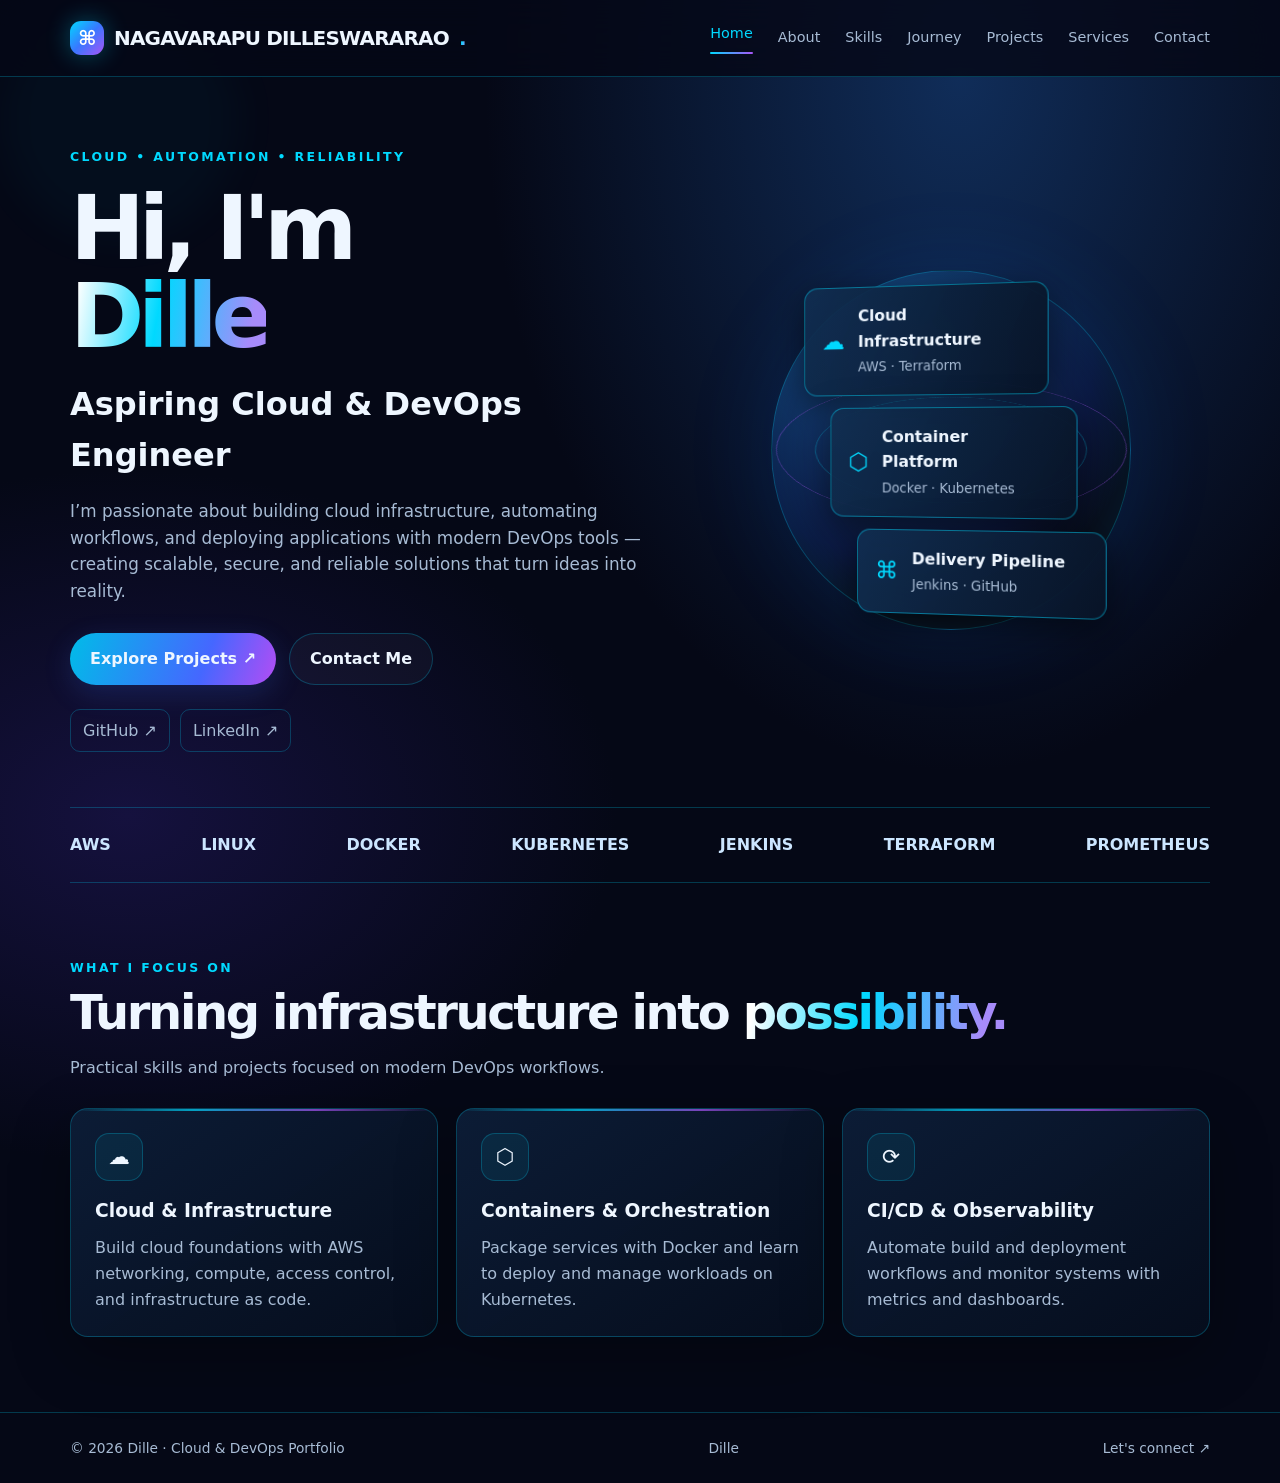
<file: index.html>
<!DOCTYPE html>
<html lang="en">
<head>
    <meta charset="UTF-8">
    <meta name="viewport" content="width=device-width, initial-scale=1.0">
    <meta name="theme-color" content="#050816">
    <meta name="description" content="Dille's Cloud and DevOps Engineer portfolio">
    <title>Home | Dille — DevOps Engineer</title>
    <link rel="stylesheet" href="style.css">
</head>
<body>
    <div class="cursor-glow"></div>
    
    <!-- Navbar Header section -->
    <header class="navbar">
        <div class="container nav-inner">
            <a class="brand" href="index.html">
                <span class="brand-mark">⌘</span>NAGAVARAPU DILLESWARARAO<span class="gradient">.</span>
            </a>
            <nav class="nav-links" aria-label="Main navigation">
                <a class="active" href="index.html">Home</a>
                <a class="" href="about.html">About</a>
                <a class="" href="skills.html">Skills</a>
                <a class="" href="journey.html">Journey</a>
                <a class="" href="projects.html">Projects</a>
                <a class="" href="services.html">Services</a>
                <a class="" href="contact.html">Contact</a>
            </nav>
            <button class="menu-btn" aria-label="Toggle navigation" aria-expanded="false">☰</button>
        </div>
    </header>

    <!-- Main Content -->
    <main>
        <!-- Hero Section -->
        <section class="container hero">
            <div class="reveal">
                <div class="eyebrow">Cloud • Automation • Reliability</div>
                <h1>Hi, I'm<br><span class="gradient">Dille</span></h1>
                <h2>Aspiring Cloud & DevOps Engineer</h2>
                <p class="lead">I’m passionate about building cloud infrastructure, automating workflows, and deploying applications with modern DevOps tools — creating scalable, secure, and reliable solutions that turn ideas into reality.</p>
                <div class="actions">
                    <a class="btn primary" href="projects.html">Explore Projects ↗</a>
                    <a class="btn" href="contact.html">Contact Me</a>
                </div>
                <div class="socials">
                    <a href="https://github.com/" target="_blank" rel="noreferrer">GitHub ↗</a>
                    <a href="https://www.linkedin.com/" target="_blank" rel="noreferrer">LinkedIn ↗</a>
                </div>
            </div>
            <div class="hero-art reveal">
                <div class="orb"></div>
                <div class="server-stack">
                    <div class="server">
                        <span class="server-icon">☁</span>
                        <div>
                            <strong>Cloud Infrastructure</strong>
                            <small>AWS · Terraform</small>
                        </div>
                        <span class="status"></span>
                    </div>
                    <div class="server">
                        <span class="server-icon">⬡</span>
                        <div>
                            <strong>Container Platform</strong>
                            <small>Docker · Kubernetes</small>
                        </div>
                        <span class="status"></span>
                    </div>
                    <div class="server">
                        <span class="server-icon">⌘</span>
                        <div>
                            <strong>Delivery Pipeline</strong>
                            <small>Jenkins · GitHub</small>
                        </div>
                        <span class="status"></span>
                    </div>
                </div>
            </div>
        </section>

        <!-- Tech Strip Component -->
        <div class="container tech-strip reveal">
            <span>AWS</span>
            <span>LINUX</span>
            <span>DOCKER</span>
            <span>KUBERNETES</span>
            <span>JENKINS</span>
            <span>TERRAFORM</span>
            <span>PROMETHEUS</span>
        </div>

        <!-- Focus / Features Section -->
        <section class="container section">
            <div class="section-head reveal">
                <div class="eyebrow">What I focus on</div>
                <h2>Turning infrastructure into <span class="gradient">possibility.</span></h2>
                <p>Practical skills and projects focused on modern DevOps workflows.</p>
            </div>
            <div class="grid">
                <article class="card reveal">
                    <div class="icon-box">☁</div>
                    <h3>Cloud & Infrastructure</h3>
                    <p>Build cloud foundations with AWS networking, compute, access control, and infrastructure as code.</p>
                </article>
                <article class="card reveal">
                    <div class="icon-box">⬡</div>
                    <h3>Containers & Orchestration</h3>
                    <p>Package services with Docker and learn to deploy and manage workloads on Kubernetes.</p>
                </article>
                <article class="card reveal">
                    <div class="icon-box">⟳</div>
                    <h3>CI/CD & Observability</h3>
                    <p>Automate build and deployment workflows and monitor systems with metrics and dashboards.</p>
                </article>
            </div>
        </section>
    </main>

    <!-- Footer section -->
    <footer class="footer">
        <div class="container footer-inner">
            <span>© <span data-year>2026</span> Dille · Cloud &amp; DevOps Portfolio</span>
            <span>Dille</span>
            <a href="contact.html">Let's connect ↗</a>
        </div>
    </footer>

    <script src="script.js"></script>
</body>
</html>
</file>
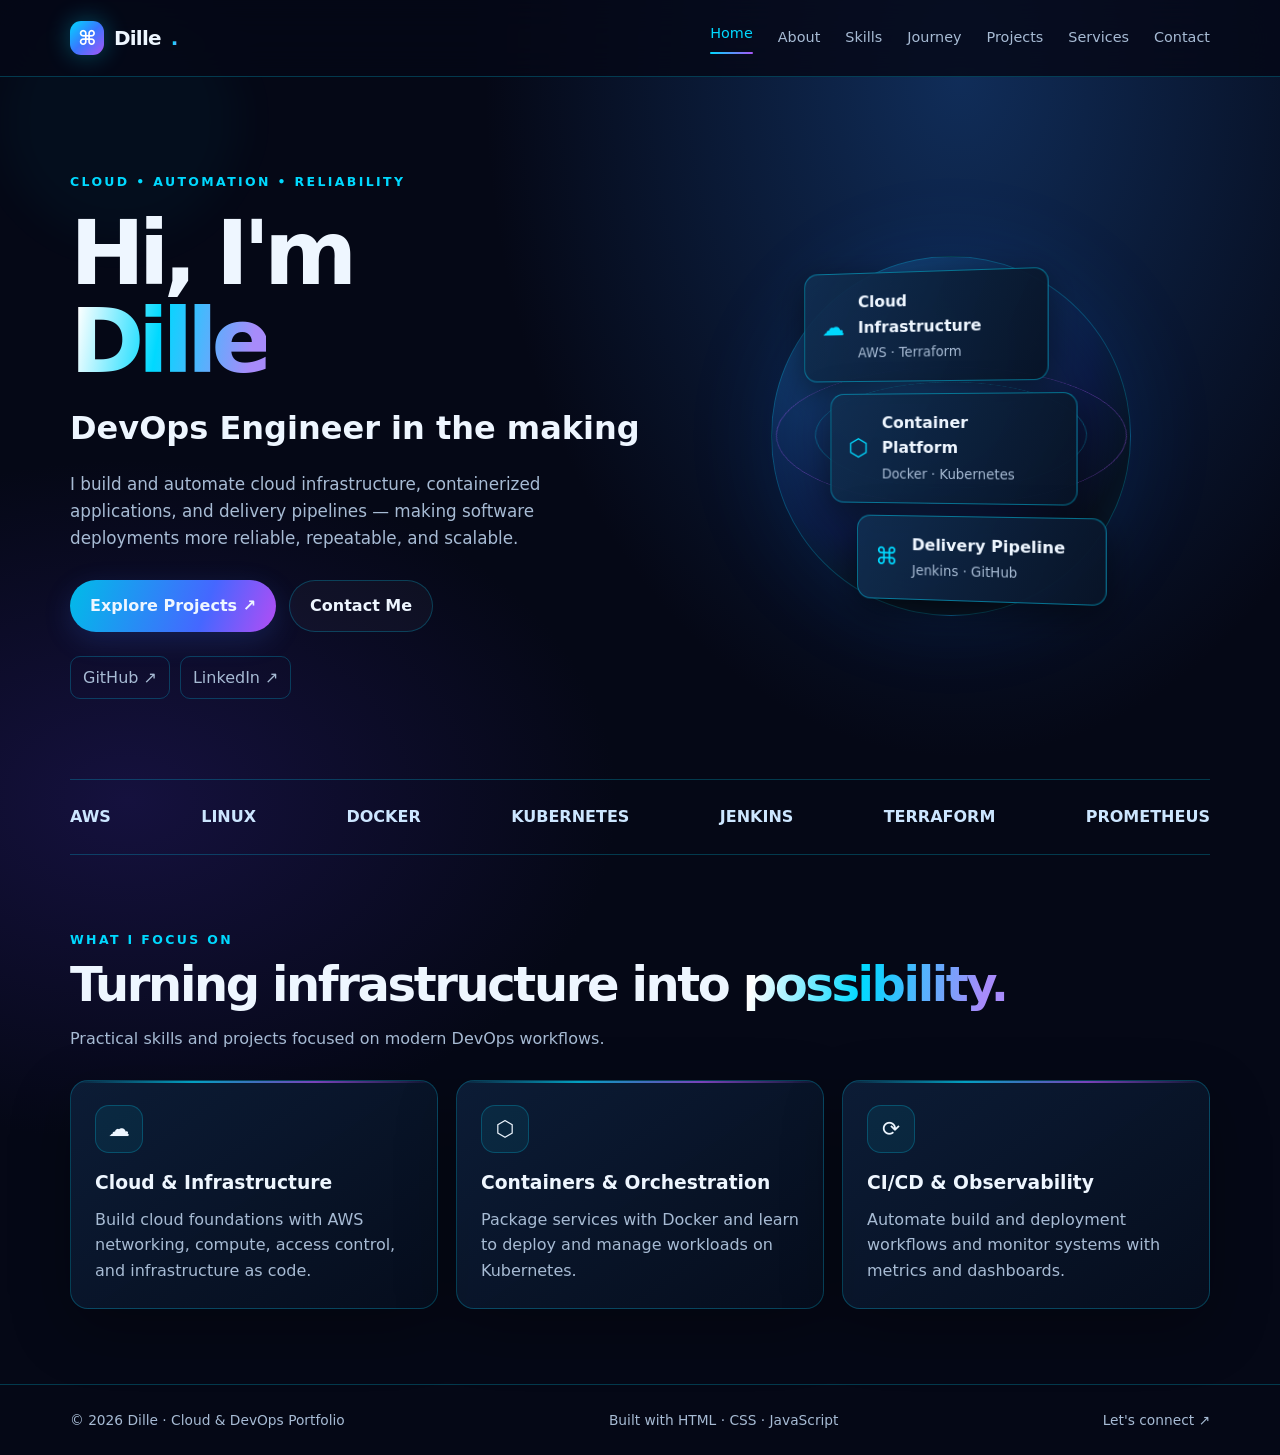
<file: devops-portfolio/index.html>
<!DOCTYPE html>
<html lang="en">
<head>
    <meta charset="UTF-8">
    <meta name="viewport" content="width=device-width, initial-scale=1.0">
    <meta name="theme-color" content="#050816">
    <meta name="description" content="Dille's Cloud and DevOps Engineer portfolio">
    <title>Home | Dille — DevOps Engineer</title>
    <link rel="stylesheet" href="style.css">
</head>
<body>
    <div class="cursor-glow"></div>
    
    <!-- Navbar Header section -->
    <header class="navbar">
        <div class="container nav-inner">
            <a class="brand" href="index.html">
                <span class="brand-mark">⌘</span>Dille<span class="gradient">.</span>
            </a>
            <nav class="nav-links" aria-label="Main navigation">
                <a class="active" href="index.html">Home</a>
                <a class="" href="about.html">About</a>
                <a class="" href="skills.html">Skills</a>
                <a class="" href="journey.html">Journey</a>
                <a class="" href="projects.html">Projects</a>
                <a class="" href="services.html">Services</a>
                <a class="" href="contact.html">Contact</a>
            </nav>
            <button class="menu-btn" aria-label="Toggle navigation" aria-expanded="false">☰</button>
        </div>
    </header>

    <!-- Main Content -->
    <main>
        <!-- Hero Section -->
        <section class="container hero">
            <div class="reveal">
                <div class="eyebrow">Cloud • Automation • Reliability</div>
                <h1>Hi, I'm<br><span class="gradient">Dille</span></h1>
                <h2>DevOps Engineer in the making</h2>
                <p class="lead">I build and automate cloud infrastructure, containerized applications, and delivery pipelines — making software deployments more reliable, repeatable, and scalable.</p>
                <div class="actions">
                    <a class="btn primary" href="projects.html">Explore Projects ↗</a>
                    <a class="btn" href="contact.html">Contact Me</a>
                </div>
                <div class="socials">
                    <a href="https://github.com/" target="_blank" rel="noreferrer">GitHub ↗</a>
                    <a href="https://www.linkedin.com/" target="_blank" rel="noreferrer">LinkedIn ↗</a>
                </div>
            </div>
            <div class="hero-art reveal">
                <div class="orb"></div>
                <div class="server-stack">
                    <div class="server">
                        <span class="server-icon">☁</span>
                        <div>
                            <strong>Cloud Infrastructure</strong>
                            <small>AWS · Terraform</small>
                        </div>
                        <span class="status"></span>
                    </div>
                    <div class="server">
                        <span class="server-icon">⬡</span>
                        <div>
                            <strong>Container Platform</strong>
                            <small>Docker · Kubernetes</small>
                        </div>
                        <span class="status"></span>
                    </div>
                    <div class="server">
                        <span class="server-icon">⌘</span>
                        <div>
                            <strong>Delivery Pipeline</strong>
                            <small>Jenkins · GitHub</small>
                        </div>
                        <span class="status"></span>
                    </div>
                </div>
            </div>
        </section>

        <!-- Tech Strip Component -->
        <div class="container tech-strip reveal">
            <span>AWS</span>
            <span>LINUX</span>
            <span>DOCKER</span>
            <span>KUBERNETES</span>
            <span>JENKINS</span>
            <span>TERRAFORM</span>
            <span>PROMETHEUS</span>
        </div>

        <!-- Focus / Features Section -->
        <section class="container section">
            <div class="section-head reveal">
                <div class="eyebrow">What I focus on</div>
                <h2>Turning infrastructure into <span class="gradient">possibility.</span></h2>
                <p>Practical skills and projects focused on modern DevOps workflows.</p>
            </div>
            <div class="grid">
                <article class="card reveal">
                    <div class="icon-box">☁</div>
                    <h3>Cloud & Infrastructure</h3>
                    <p>Build cloud foundations with AWS networking, compute, access control, and infrastructure as code.</p>
                </article>
                <article class="card reveal">
                    <div class="icon-box">⬡</div>
                    <h3>Containers & Orchestration</h3>
                    <p>Package services with Docker and learn to deploy and manage workloads on Kubernetes.</p>
                </article>
                <article class="card reveal">
                    <div class="icon-box">⟳</div>
                    <h3>CI/CD & Observability</h3>
                    <p>Automate build and deployment workflows and monitor systems with metrics and dashboards.</p>
                </article>
            </div>
        </section>
    </main>

    <!-- Footer section -->
    <footer class="footer">
        <div class="container footer-inner">
            <span>© <span data-year>2026</span> Dille · Cloud &amp; DevOps Portfolio</span>
            <span>Built with HTML · CSS · JavaScript</span>
            <a href="contact.html">Let's connect ↗</a>
        </div>
    </footer>

    <script src="script.js"></script>
</body>
</html>
</file>
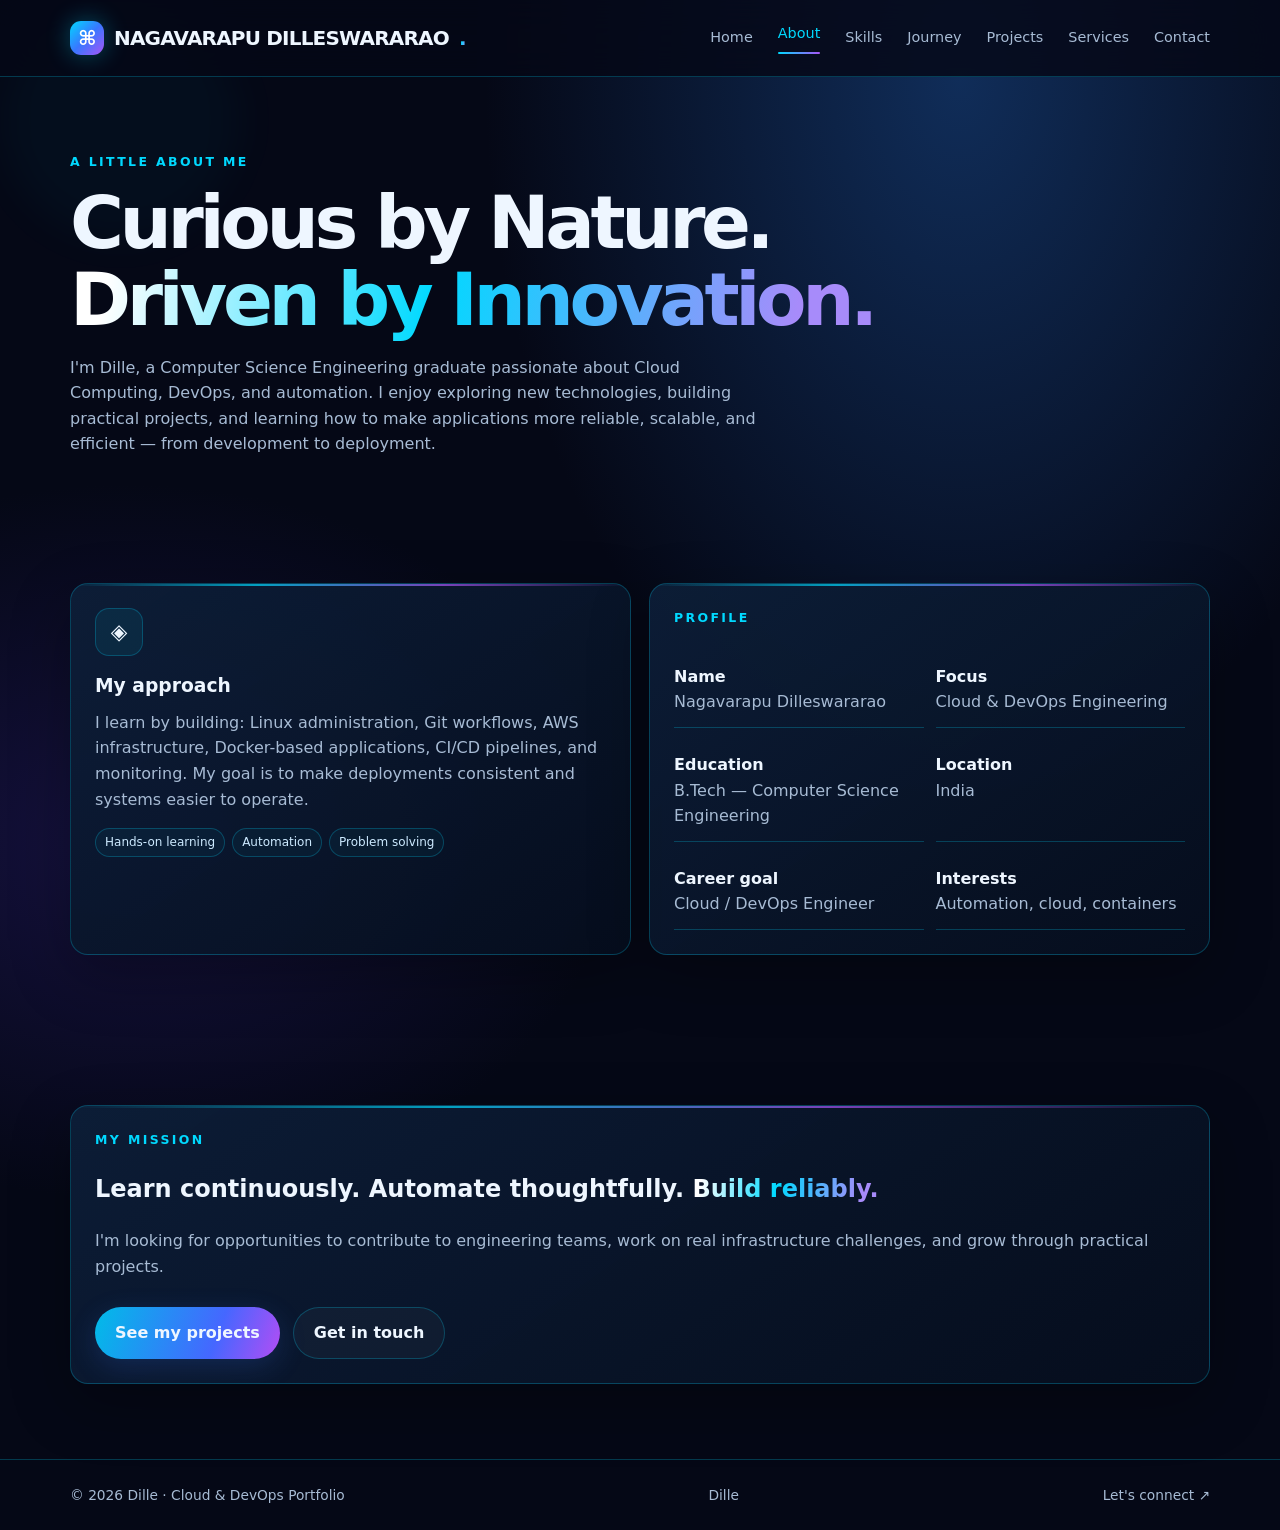
<file: about.html>
<!DOCTYPE html>
<html lang="en">
<head>
    <meta charset="UTF-8">
    <meta name="viewport" content="width=device-width, initial-scale=1.0">
    <meta name="theme-color" content="#050816">
    <meta name="description" content="Dille's Cloud and DevOps Engineer portfolio">
    <title>About | Dille — DevOps Engineer</title>
    <link rel="stylesheet" href="style.css">
</head>
<body>
    <div class="cursor-glow"></div>
    
    <!-- Navbar Header section -->
    <header class="navbar">
        <div class="container nav-inner">
            <a class="brand" href="index.html">
                <span class="brand-mark">⌘</span>NAGAVARAPU DILLESWARARAO<span class="gradient">.</span>
            </a>
            <nav class="nav-links" aria-label="Main navigation">
                <a class="" href="index.html">Home</a>
                <a class="active" href="about.html">About</a>
                <a class="" href="skills.html">Skills</a>
                <a class="" href="journey.html">Journey</a>
                <a class="" href="projects.html">Projects</a>
                <a class="" href="services.html">Services</a>
                <a class="" href="contact.html">Contact</a>
            </nav>
            <button class="menu-btn" aria-label="Toggle navigation" aria-expanded="false">☰</button>
        </div>
    </header>

    <!-- Main Content Area -->
    <main>
        <!-- Page Hero Section -->
        <section class="container page-hero reveal">
            <div class="eyebrow">A little about me</div>
            <h1>Curious by Nature.<br><span class="gradient"> Driven by Innovation.</span></h1>
            <p>I'm Dille, a Computer Science Engineering graduate passionate about Cloud Computing, DevOps, and automation. I enjoy exploring new technologies, building practical projects, and learning how to make applications more reliable, scalable, and efficient — from development to deployment.</p>
        </section>

        <!-- Two-Column Profile & Approach Grid -->
        <section class="container section">
            <div class="grid two">
                <!-- Approach Card -->
                <article class="card reveal">
                    <div class="icon-box">◈</div>
                    <h3>My approach</h3>
                    <p>I learn by building: Linux administration, Git workflows, AWS infrastructure, Docker-based applications, CI/CD pipelines, and monitoring. My goal is to make deployments consistent and systems easier to operate.</p>
                    <div class="tags">
                        <span class="tag">Hands-on learning</span>
                        <span class="tag">Automation</span>
                        <span class="tag">Problem solving</span>
                    </div>
                </article>

                <!-- Profile List Card -->
                <article class="card reveal">
                    <div class="eyebrow">Profile</div>
                    <div class="profile-list">
                        <div class="profile-item"><strong>Name</strong>Nagavarapu Dilleswararao</div>
                        <div class="profile-item"><strong>Focus</strong>Cloud & DevOps Engineering</div>
                        <div class="profile-item"><strong>Education</strong>B.Tech — Computer Science Engineering</div>
                        <div class="profile-item"><strong>Location</strong>India</div>
                        <div class="profile-item"><strong>Career goal</strong>Cloud / DevOps Engineer</div>
                        <div class="profile-item"><strong>Interests</strong>Automation, cloud, containers</div>
                    </div>
                </article>
            </div>
        </section>

        <!-- Mission & Call to Action Section -->
        <section class="container section">
            <div class="card reveal">
                <div class="eyebrow">My mission</div>
                <h2>Learn continuously. Automate thoughtfully. <span class="gradient">Build reliably.</span></h2>
                <p>I'm looking for opportunities to contribute to engineering teams, work on real infrastructure challenges, and grow through practical projects.</p>
                <div class="actions">
                    <a class="btn primary" href="projects.html">See my projects</a>
                    <a class="btn" href="contact.html">Get in touch</a>
                </div>
            </div>
        </section>
    </main>

    <!-- Footer section -->
    <footer class="footer">
        <div class="container footer-inner">
            <span>© <span data-year>2026</span> Dille · Cloud &amp; DevOps Portfolio</span>
            <span>Dille</span>
            <a href="contact.html">Let's connect ↗</a>
        </div>
    </footer>

    <script src="script.js"></script>
</body>
</html>
</file>
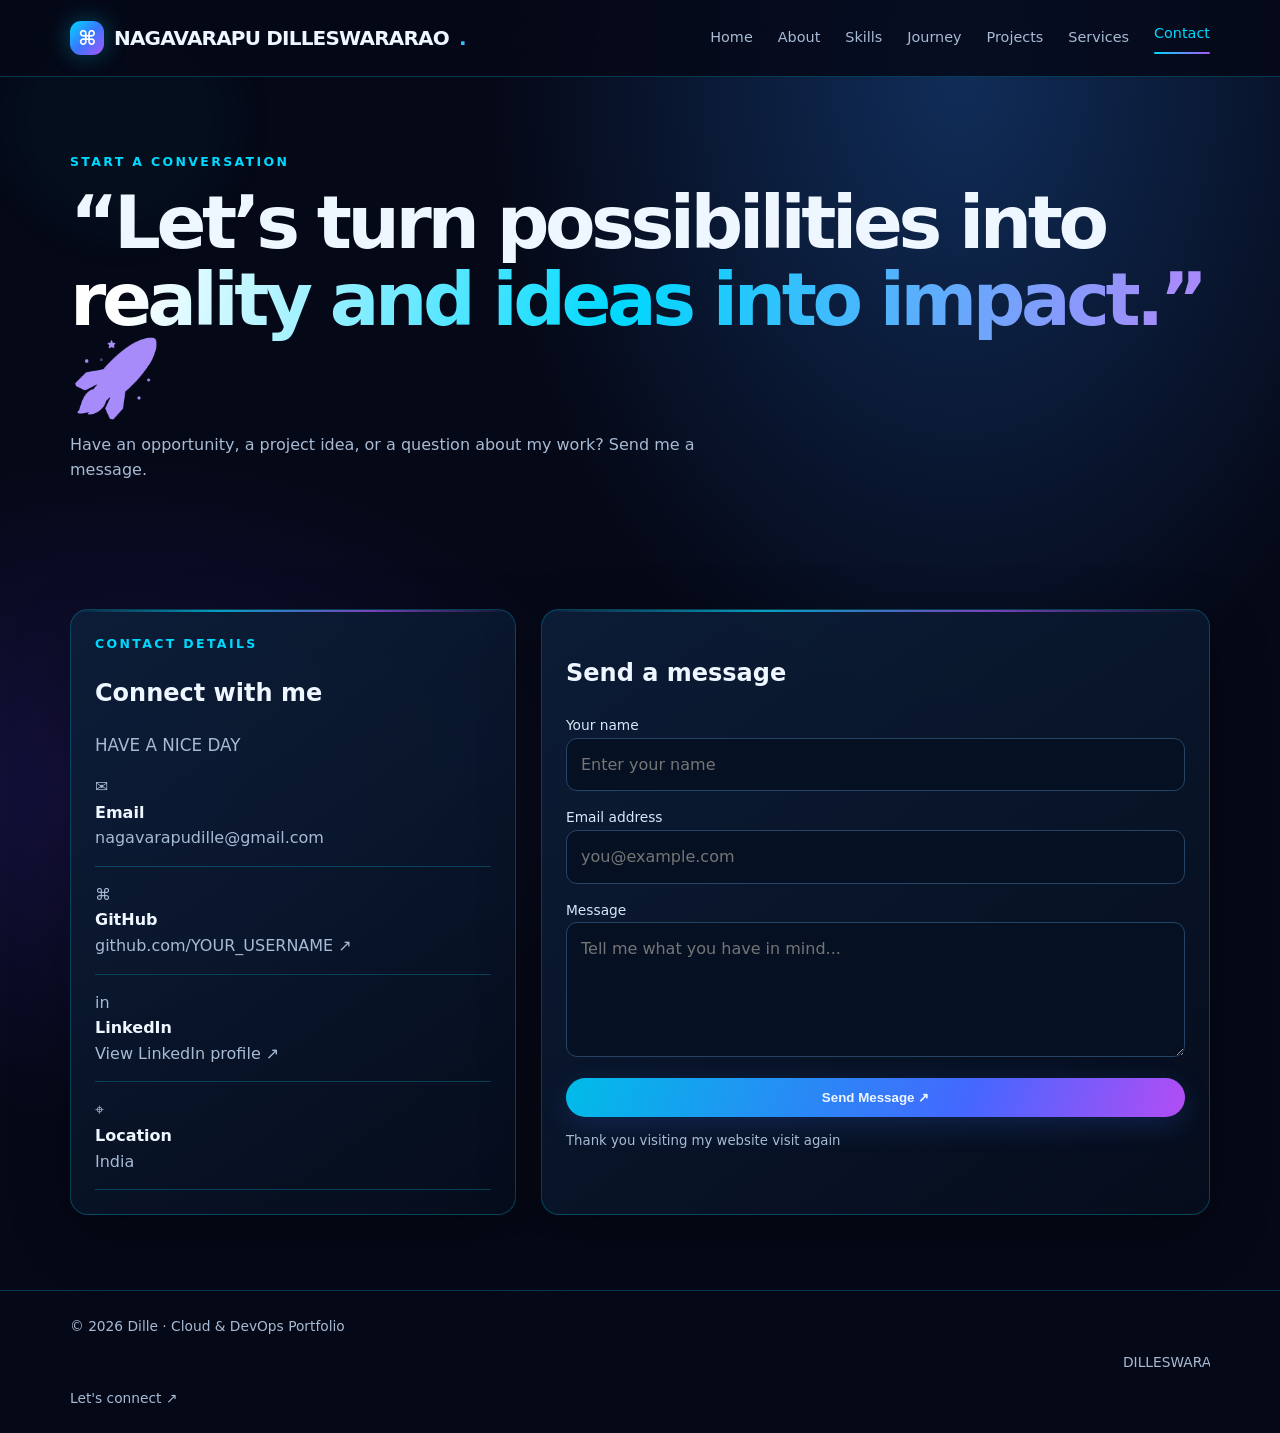
<file: contact.html>
<!DOCTYPE html>
<html lang="en">
<head>
    <meta charset="UTF-8">
    <meta name="viewport" content="width=device-width, initial-scale=1.0">
    <meta name="theme-color" content="#050816">
    <meta name="description" content="Dille's Cloud and DevOps Engineer portfolio">
    <title>Contact | Dille — DevOps Engineer</title>
    <link rel="stylesheet" href="style.css">
</head>
<body>
    <div class="cursor-glow"></div>
    
    <!-- Navbar Header section -->
    <header class="navbar">
        <div class="container nav-inner">
            <a class="brand" href="index.html">
                <span class="brand-mark">⌘</span>NAGAVARAPU DILLESWARARAO<span class="gradient">.</span>
            </a>
            <nav class="nav-links" aria-label="Main navigation">
                <a class="" href="index.html">Home</a>
                <a class="" href="about.html">About</a>
                <a class="" href="skills.html">Skills</a>
                <a class="" href="journey.html">Journey</a>
                <a class="" href="projects.html">Projects</a>
                <a class="" href="services.html">Services</a>
                <a class="active" href="contact.html">Contact</a>
            </nav>
            <button class="menu-btn" aria-label="Toggle navigation" aria-expanded="false">☰</button>
        </div>
    </header>

    <!-- Main Content Area -->
    <main>
        <!-- Page Hero Section -->
        <section class="container page-hero reveal">
            <div class="eyebrow">Start a conversation</div>
            <h1>“Let’s turn possibilities into<br><span class="gradient">reality and ideas into impact.” 🚀</span></h1>
            <p>Have an opportunity, a project idea, or a question about my work? Send me a message.</p>
        </section>

        <!-- Contact Content Layout Section -->
        <section class="container section">
            <div class="contact-layout">
                <!-- Contact Details Card -->
                <div class="card reveal">
                    <div class="eyebrow">Contact details</div>
                    <h2>Connect with me</h2>
                    <p class="lead"> HAVE A NICE DAY </p>
                    <div class="contact-method">
                        ✉ <strong>Email</strong>
                        <a href="nagavarapudille@gmail.com">nagavarapudille@gmail.com</a>
                    </div>
                    <div class="contact-method">
                        ⌘ <strong>GitHub</strong>
                        <a href="https://github.com/dille123" target="_blank" rel="noreferrer">github.com/YOUR_USERNAME ↗</a>
                    </div>
                    <div class="contact-method">
                        in <strong>LinkedIn</strong>
                        <a href="https://www.linkedin.com/in/YOUR_PROFILE" target="_blank" rel="noreferrer">View LinkedIn profile ↗</a>
                    </div>
                    <div class="contact-method">
                        ⌖ <strong>Location</strong>India
                    </div>
                </div>

                <!-- Interactive Message Form Card -->
                <div class="card reveal">
                    <h2>Send a message</h2>
                    <form id="contact-form" action="https://formspree.io/f/mdeazblo" method="POST">
                        <div>
                            <label for="name">Your name</label>
                            <input id="name" name="name" placeholder="Enter your name" required>
                        </div>
                        <div>
                            <label for="email">Email address</label>
                            <input id="email" name="email" type="email" placeholder="you@example.com" required>
                        </div>
                        <div>
                            <label for="message">Message</label>
                            <textarea id="message" name="message" placeholder="Tell me what you have in mind..." required></textarea>
                        </div>
                        <button class="btn primary" type="submit">Send Message ↗</button>
                        <p class="notice"> Thank you visiting my website visit again</p>
                    </form>
                </div>
            </div>
        </section>
    </main>

    <!-- Footer section -->
    <footer class="footer">
        <div class="container footer-inner">
            <span>© <span data-year>2026</span> Dille · Cloud &amp; DevOps Portfolio</span>
            <marquee><span> DILLESWARARAO </span></marquee>
            <a href="contact.html">Let's connect ↗</a>
        </div>
    </footer>

    <script src="script.js"></script>
</body>
</html>
</file>
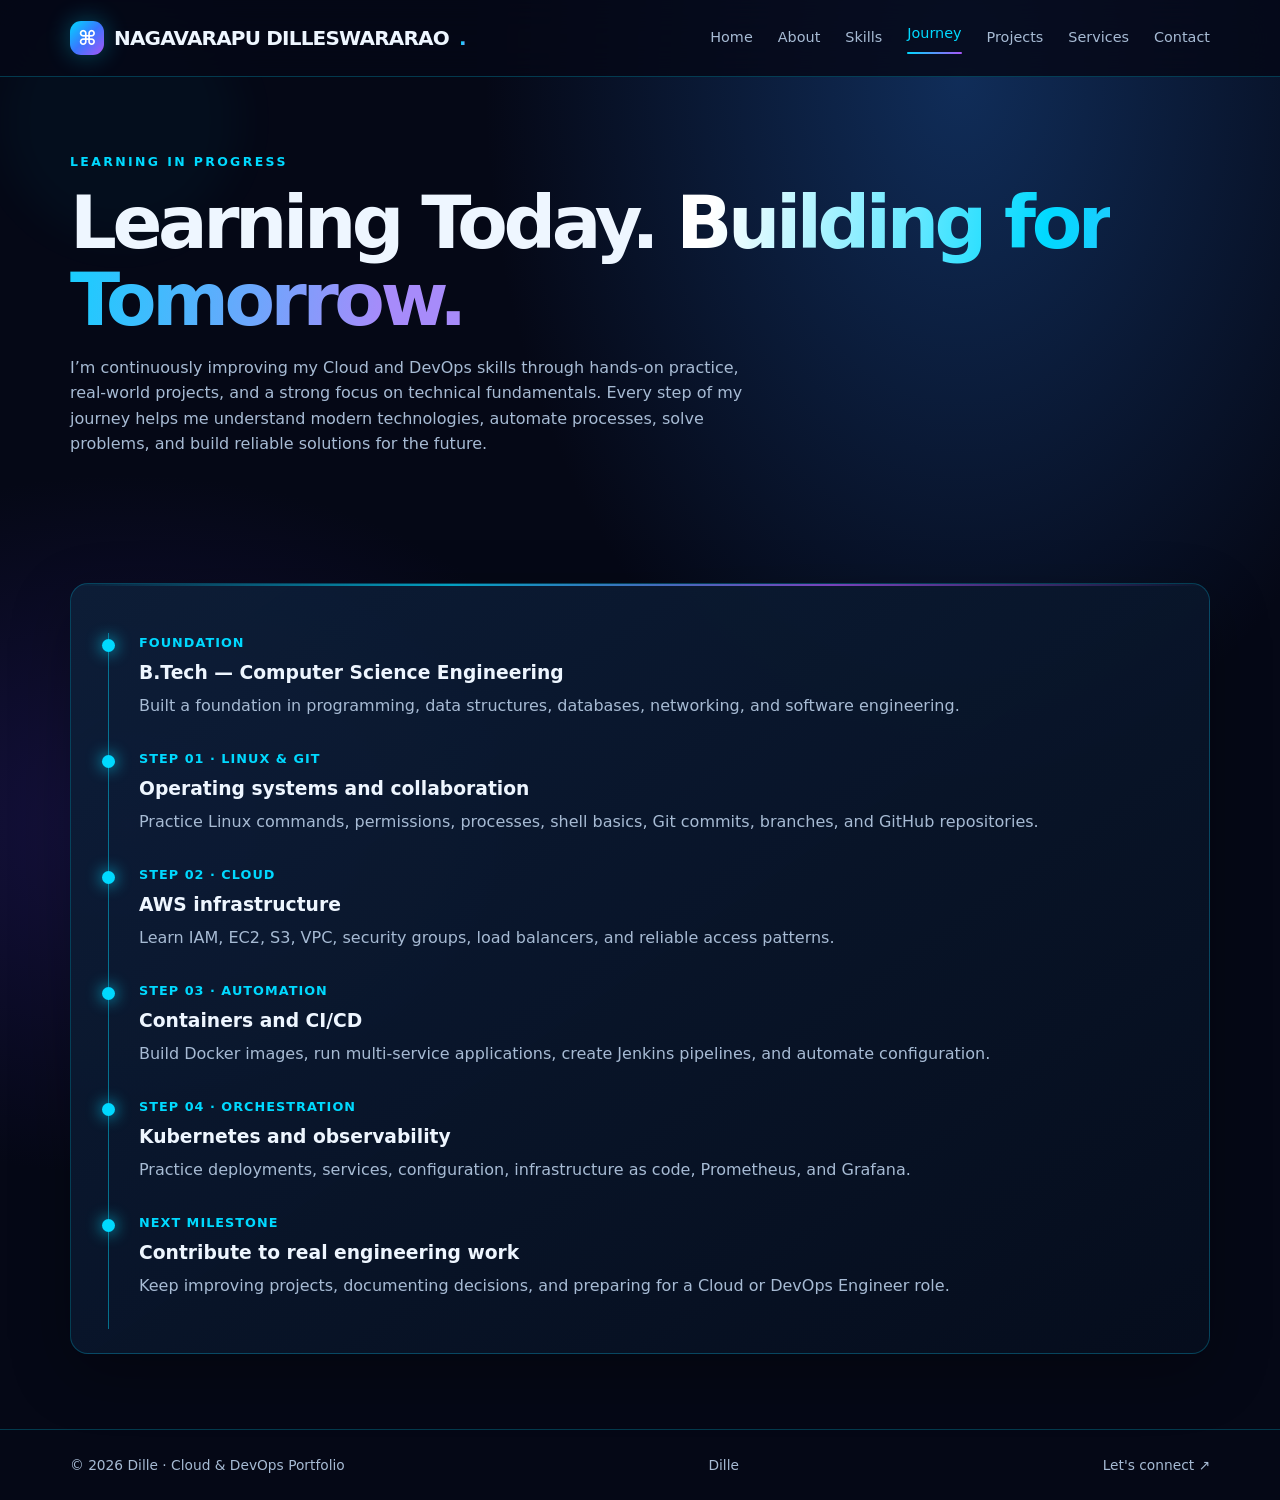
<file: journey.html>
<!DOCTYPE html>
<html lang="en">
<head>
    <meta charset="UTF-8">
    <meta name="viewport" content="width=device-width, initial-scale=1.0">
    <meta name="theme-color" content="#050816">
    <meta name="description" content="Dille's Cloud and DevOps Engineer portfolio">
    <title>Journey | Dille — DevOps Engineer</title>
    <link rel="stylesheet" href="style.css">
</head>
<body>
    <div class="cursor-glow"></div>
    
    <!-- Navbar Header section -->
    <header class="navbar">
        <div class="container nav-inner">
            <a class="brand" href="index.html">
                <span class="brand-mark">⌘</span>NAGAVARAPU DILLESWARARAO<span class="gradient">.</span>
            </a>
            <nav class="nav-links" aria-label="Main navigation">
                <a class="" href="index.html">Home</a>
                <a class="" href="about.html">About</a>
                <a class="" href="skills.html">Skills</a>
                <a class="active" href="journey.html">Journey</a>
                <a class="" href="projects.html">Projects</a>
                <a class="" href="services.html">Services</a>
                <a class="" href="contact.html">Contact</a>
            </nav>
            <button class="menu-btn" aria-label="Toggle navigation" aria-expanded="false">☰</button>
        </div>
    </header>

    <!-- Main Content Area -->
    <main>
        <!-- Page Hero Section -->
        <section class="container page-hero reveal">
            <div class="eyebrow">Learning in progress</div>
            <h1>Learning Today. <span class="gradient">Building for Tomorrow.</span></h1>
            <p>I’m continuously improving my Cloud and DevOps skills through hands-on practice, real-world projects, and a strong focus on technical fundamentals. Every step of my journey helps me understand modern technologies, automate processes, solve problems, and build reliable solutions for the future.</p>
        </section>

        <!-- Timeline Roadmap Section -->
        <section class="container section">
            <div class="card reveal">
                <div class="timeline">
                    <!-- Milestone: Foundation -->
                    <div class="timeline-item">
                        <div class="date">FOUNDATION</div>
                        <h3>B.Tech — Computer Science Engineering</h3>
                        <p>Built a foundation in programming, data structures, databases, networking, and software engineering.</p>
                    </div>
                    
                    <!-- Milestone: Step 1 -->
                    <div class="timeline-item">
                        <div class="date">STEP 01 · LINUX & GIT</div>
                        <h3>Operating systems and collaboration</h3>
                        <p>Practice Linux commands, permissions, processes, shell basics, Git commits, branches, and GitHub repositories.</p>
                    </div>
                    
                    <!-- Milestone: Step 2 -->
                    <div class="timeline-item">
                        <div class="date">STEP 02 · CLOUD</div>
                        <h3>AWS infrastructure</h3>
                        <p>Learn IAM, EC2, S3, VPC, security groups, load balancers, and reliable access patterns.</p>
                    </div>
                    
                    <!-- Milestone: Step 3 -->
                    <div class="timeline-item">
                        <div class="date">STEP 03 · AUTOMATION</div>
                        <h3>Containers and CI/CD</h3>
                        <p>Build Docker images, run multi-service applications, create Jenkins pipelines, and automate configuration.</p>
                    </div>
                    
                    <!-- Milestone: Step 4 -->
                    <div class="timeline-item">
                        <div class="date">STEP 04 · ORCHESTRATION</div>
                        <h3>Kubernetes and observability</h3>
                        <p>Practice deployments, services, configuration, infrastructure as code, Prometheus, and Grafana.</p>
                    </div>
                    
                    <!-- Milestone: Next Milestone -->
                    <div class="timeline-item">
                        <div class="date">NEXT MILESTONE</div>
                        <h3>Contribute to real engineering work</h3>
                        <p>Keep improving projects, documenting decisions, and preparing for a Cloud or DevOps Engineer role.</p>
                    </div>
                </div>
            </div>
        </section>
    </main>

    <!-- Footer section -->
    <footer class="footer">
        <div class="container footer-inner">
            <span>© <span data-year>2026</span> Dille · Cloud &amp; DevOps Portfolio</span>
            <span>Dille</span>
            <a href="contact.html">Let's connect ↗</a>
        </div>
    </footer>

    <script src="script.js"></script>
</body>
</html>
</file>
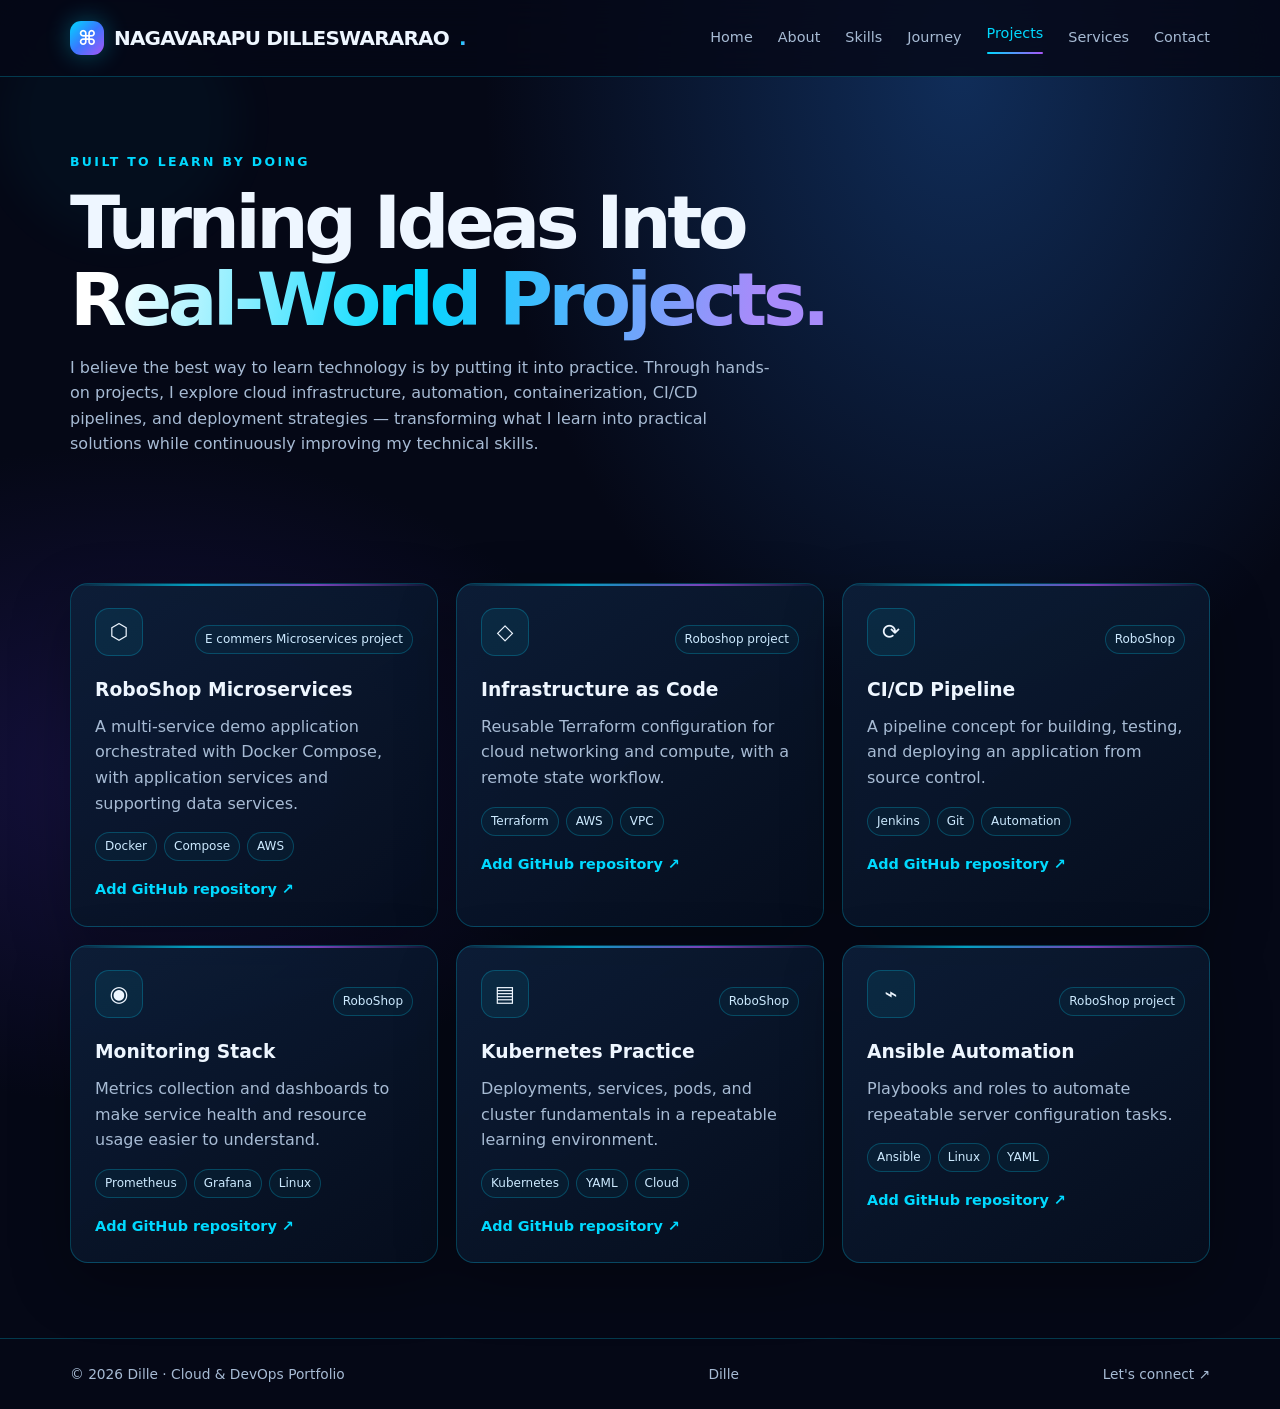
<file: projects.html>
<!DOCTYPE html>
<html lang="en">
<head>
    <meta charset="UTF-8">
    <meta name="viewport" content="width=device-width, initial-scale=1.0">
    <meta name="theme-color" content="#050816">
    <meta name="description" content="Dille's Cloud and DevOps Engineer portfolio">
    <title>Projects | Dille — DevOps Engineer</title>
    <link rel="stylesheet" href="style.css">
</head>
<body>
    <div class="cursor-glow"></div>
    
    <!-- Navbar Header section -->
    <header class="navbar">
        <div class="container nav-inner">
            <a class="brand" href="index.html">
                <span class="brand-mark">⌘</span>NAGAVARAPU DILLESWARARAO<span class="gradient">.</span>
            </a>
            <nav class="nav-links" aria-label="Main navigation">
                <a class="" href="index.html">Home</a>
                <a class="" href="about.html">About</a>
                <a class="" href="skills.html">Skills</a>
                <a class="" href="journey.html">Journey</a>
                <a class="active" href="projects.html">Projects</a>
                <a class="" href="services.html">Services</a>
                <a class="" href="contact.html">Contact</a>
            </nav>
            <button class="menu-btn" aria-label="Toggle navigation" aria-expanded="false">☰</button>
        </div>
    </header>

    <!-- Main Content Area -->
    <main>
        <!-- Page Hero Section -->
        <section class="container page-hero reveal">
            <div class="eyebrow">Built to learn by doing</div>
            <h1>Turning Ideas Into <br><span class="gradient">Real-World Projects.</span></h1>
            <p>I believe the best way to learn technology is by putting it into practice. Through hands-on projects, I explore cloud infrastructure, automation, containerization, CI/CD pipelines, and deployment strategies — transforming what I learn into practical solutions while continuously improving my technical skills.</p>
        </section>

        <!-- Projects Grid Section -->
        <section class="container section">
            <div class="grid">
                <!-- Project 1: RoboShop Microservices -->
                <article class="card reveal">
                    <div class="project-top">
                        <div class="icon-box">⬡</div>
                        <span class="tag">E commers Microservices project</span>
                    </div>
                    <h3>RoboShop Microservices</h3>
                    <p>A multi-service demo application orchestrated with Docker Compose, with application services and supporting data services.</p>
                    <div class="tags">
                        <span class="tag">Docker</span>
                        <span class="tag">Compose</span>
                        <span class="tag">AWS</span>
                    </div>
                    <a class="project-link" href="https://github.com/" target="_blank" rel="noreferrer">Add GitHub repository ↗</a>
                </article>

                <!-- Project 2: Infrastructure as Code -->
                <article class="card reveal">
                    <div class="project-top">
                        <div class="icon-box">◇</div>
                        <span class="tag">Roboshop project</span>
                    </div>
                    <h3>Infrastructure as Code</h3>
                    <p>Reusable Terraform configuration for cloud networking and compute, with a remote state workflow.</p>
                    <div class="tags">
                        <span class="tag">Terraform</span>
                        <span class="tag">AWS</span>
                        <span class="tag">VPC</span>
                    </div>
                    <a class="project-link" href="https://github.com/" target="_blank" rel="noreferrer">Add GitHub repository ↗</a>
                </article>

                <!-- Project 3: CI/CD Pipeline -->
                <article class="card reveal">
                    <div class="project-top">
                        <div class="icon-box">⟳</div>
                        <span class="tag">RoboShop</span>
                    </div>
                    <h3>CI/CD Pipeline</h3>
                    <p>A pipeline concept for building, testing, and deploying an application from source control.</p>
                    <div class="tags">
                        <span class="tag">Jenkins</span>
                        <span class="tag">Git</span>
                        <span class="tag">Automation</span>
                    </div>
                    <a class="project-link" href="https://github.com/" target="_blank" rel="noreferrer">Add GitHub repository ↗</a>
                </article>

                <!-- Project 4: Monitoring Stack -->
                <article class="card reveal">
                    <div class="project-top">
                        <div class="icon-box">◉</div>
                        <span class="tag">RoboShop</span>
                    </div>
                    <h3>Monitoring Stack</h3>
                    <p>Metrics collection and dashboards to make service health and resource usage easier to understand.</p>
                    <div class="tags">
                        <span class="tag">Prometheus</span>
                        <span class="tag">Grafana</span>
                        <span class="tag">Linux</span>
                    </div>
                    <a class="project-link" href="https://github.com/" target="_blank" rel="noreferrer">Add GitHub repository ↗</a>
                </article>

                <!-- Project 5: Kubernetes Practice -->
                <article class="card reveal">
                    <div class="project-top">
                        <div class="icon-box">▤</div>
                        <span class="tag">RoboShop</span>
                    </div>
                    <h3>Kubernetes Practice</h3>
                    <p>Deployments, services, pods, and cluster fundamentals in a repeatable learning environment.</p>
                    <div class="tags">
                        <span class="tag">Kubernetes</span>
                        <span class="tag">YAML</span>
                        <span class="tag">Cloud</span>
                    </div>
                    <a class="project-link" href="https://github.com/" target="_blank" rel="noreferrer">Add GitHub repository ↗</a>
                </article>

                <!-- Project 6: Ansible Automation -->
                <article class="card reveal">
                    <div class="project-top">
                        <div class="icon-box">⌁</div>
                        <span class="tag">RoboShop project</span>
                    </div>
                    <h3>Ansible Automation</h3>
                    <p>Playbooks and roles to automate repeatable server configuration tasks.</p>
                    <div class="tags">
                        <span class="tag">Ansible</span>
                        <span class="tag">Linux</span>
                        <span class="tag">YAML</span>
                    </div>
                    <a class="project-link" href="https://github.com/" target="_blank" rel="noreferrer">Add GitHub repository ↗</a>
                </article>
            </div>
        </section>
    </main>

    <!-- Footer section -->
    <footer class="footer">
        <div class="container footer-inner">
            <span>© <span data-year>2026</span> Dille · Cloud &amp; DevOps Portfolio</span>
            <span>Dille</span>
            <a href="contact.html">Let's connect ↗</a>
        </div>
    </footer>

    <script src="script.js"></script>
</body>
</html>
</file>
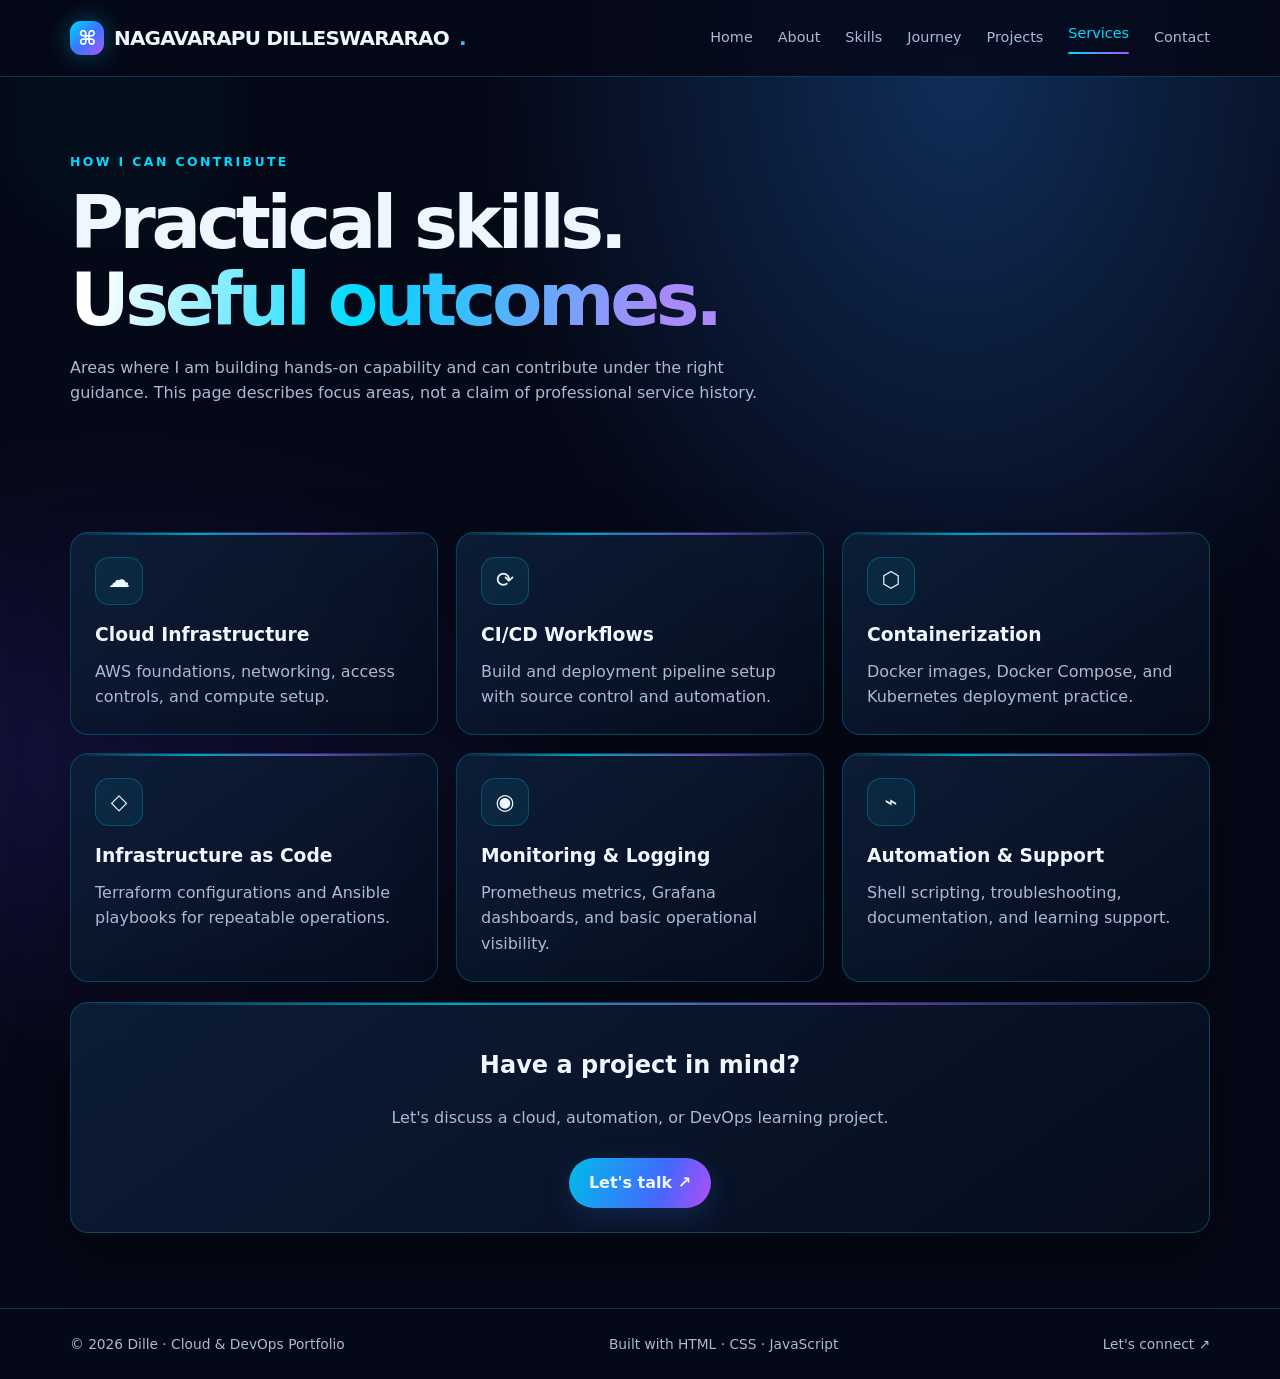
<file: services.html>
<!DOCTYPE html>
<html lang="en">
<head>
    <meta charset="UTF-8">
    <meta name="viewport" content="width=device-width, initial-scale=1.0">
    <meta name="theme-color" content="#050816">
    <meta name="description" content="Dille's Cloud and DevOps Engineer portfolio">
    <title>Services | Dille — DevOps Engineer</title>
    <link rel="stylesheet" href="style.css">
</head>
<body>
    <div class="cursor-glow"></div>
    
    <!-- Navbar Header section -->
    <header class="navbar">
        <div class="container nav-inner">
            <a class="brand" href="index.html">
                <span class="brand-mark">⌘</span>NAGAVARAPU DILLESWARARAO<span class="gradient">.</span>
            </a>
            <nav class="nav-links" aria-label="Main navigation">
                <a class="" href="index.html">Home</a>
                <a class="" href="about.html">About</a>
                <a class="" href="skills.html">Skills</a>
                <a class="" href="journey.html">Journey</a>
                <a class="" href="projects.html">Projects</a>
                <a class="active" href="services.html">Services</a>
                <a class="" href="contact.html">Contact</a>
            </nav>
            <button class="menu-btn" aria-label="Toggle navigation" aria-expanded="false">☰</button>
        </div>
    </header>

    <!-- Main Content Area -->
    <main>
        <!-- Page Hero Section -->
        <section class="container page-hero reveal">
            <div class="eyebrow">How I can contribute</div>
            <h1>Practical skills.<br><span class="gradient">Useful outcomes.</span></h1>
            <p>Areas where I am building hands-on capability and can contribute under the right guidance. This page describes focus areas, not a claim of professional service history.</p>
        </section>

        <!-- Services Section Container -->
        <section class="container section">
            <div class="grid">
                <!-- Service 1: Cloud Infrastructure -->
                <article class="card reveal">
                    <div class="icon-box">☁</div>
                    <h3>Cloud Infrastructure</h3>
                    <p>AWS foundations, networking, access controls, and compute setup.</p>
                </article>

                <!-- Service 2: CI/CD Workflows -->
                <article class="card reveal">
                    <div class="icon-box">⟳</div>
                    <h3>CI/CD Workflows</h3>
                    <p>Build and deployment pipeline setup with source control and automation.</p>
                </article>

                <!-- Service 3: Containerization -->
                <article class="card reveal">
                    <div class="icon-box">⬡</div>
                    <h3>Containerization</h3>
                    <p>Docker images, Docker Compose, and Kubernetes deployment practice.</p>
                </article>

                <!-- Service 4: Infrastructure as Code -->
                <article class="card reveal">
                    <div class="icon-box">◇</div>
                    <h3>Infrastructure as Code</h3>
                    <p>Terraform configurations and Ansible playbooks for repeatable operations.</p>
                </article>

                <!-- Service 5: Monitoring & Logging -->
                <article class="card reveal">
                    <div class="icon-box">◉</div>
                    <h3>Monitoring & Logging</h3>
                    <p>Prometheus metrics, Grafana dashboards, and basic operational visibility.</p>
                </article>

                <!-- Service 6: Automation & Support -->
                <article class="card reveal">
                    <div class="icon-box">⌁</div>
                    <h3>Automation & Support</h3>
                    <p>Shell scripting, troubleshooting, documentation, and learning support.</p>
                </article>
            </div>

            <!-- Call to Action Banner -->
            <div class="card reveal" style="margin-top:20px;text-align:center">
                <h2>Have a project in mind?</h2>
                <p>Let's discuss a cloud, automation, or DevOps learning project.</p>
                <div class="actions" style="justify-content:center">
                    <a class="btn primary" href="contact.html">Let's talk ↗</a>
                </div>
            </div>
        </section>
    </main>

    <!-- Footer section -->
    <footer class="footer">
        <div class="container footer-inner">
            <span>© <span data-year>2026</span> Dille · Cloud &amp; DevOps Portfolio</span>
            <span>Built with HTML · CSS · JavaScript</span>
            <a href="contact.html">Let's connect ↗</a>
        </div>
    </footer>

    <script src="script.js"></script>
</body>
</html>
</file>
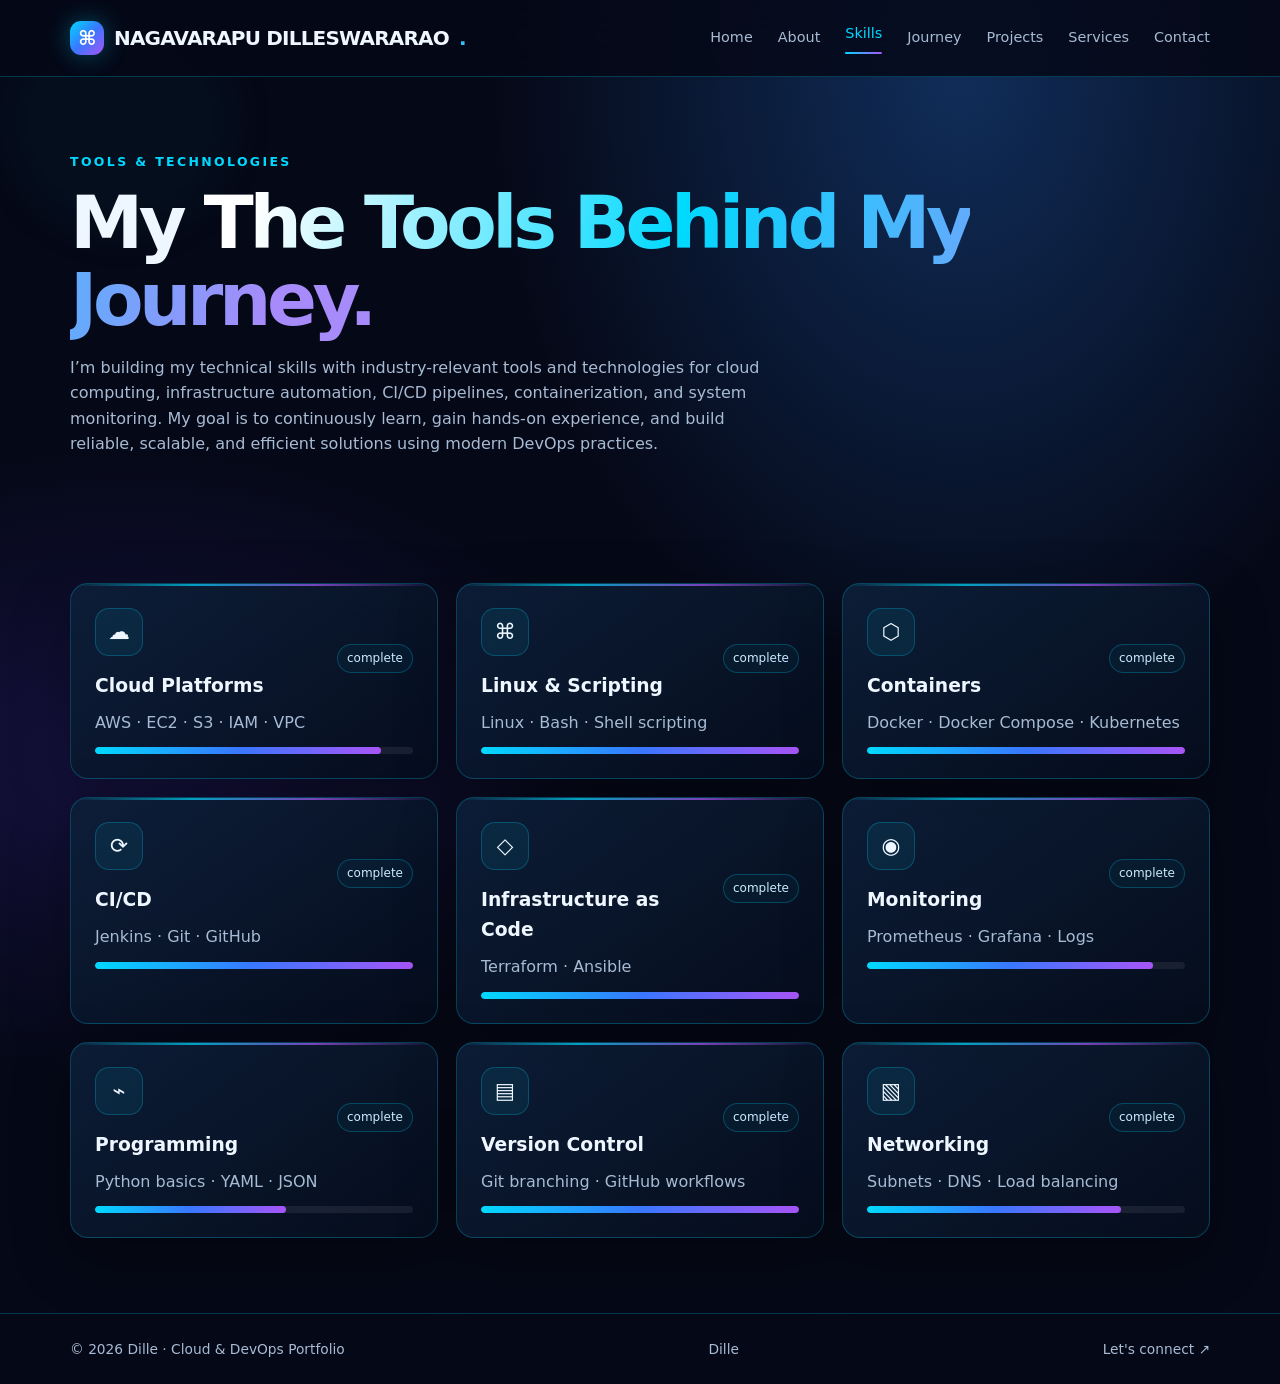
<file: skills.html>
<!DOCTYPE html>
<html lang="en">
<head>
    <meta charset="UTF-8">
    <meta name="viewport" content="width=device-width, initial-scale=1.0">
    <meta name="theme-color" content="#050816">
    <meta name="description" content="Dille's Cloud and DevOps Engineer portfolio">
    <title>Skills | Dille — DevOps Engineer</title>
    <link rel="stylesheet" href="style.css">
</head>
<body>
    <div class="cursor-glow"></div>
    
    <!-- Navbar Header section -->
    <header class="navbar">
        <div class="container nav-inner">
            <a class="brand" href="index.html">
                <span class="brand-mark">⌘</span>NAGAVARAPU DILLESWARARAO<span class="gradient">.</span>
            </a>
            <nav class="nav-links" aria-label="Main navigation">
                <a class="" href="index.html">Home</a>
                <a class="" href="about.html">About</a>
                <a class="active" href="skills.html">Skills</a>
                <a class="" href="journey.html">Journey</a>
                <a class="" href="projects.html">Projects</a>
                <a class="" href="services.html">Services</a>
                <a class="" href="contact.html">Contact</a>
            </nav>
            <button class="menu-btn" aria-label="Toggle navigation" aria-expanded="false">☰</button>
        </div>
    </header>

    <!-- Main Content Area -->
    <main>
        <!-- Page Hero Section -->
        <section class="container page-hero reveal">
            <div class="eyebrow">Tools & technologies</div>
            <h1>My <span class="gradient">The Tools Behind My Journey.</span></h1>
            <p>I’m building my technical skills with industry-relevant tools and technologies for cloud computing, infrastructure automation, CI/CD pipelines, containerization, and system monitoring. My goal is to continuously learn, gain hands-on experience, and build reliable, scalable, and efficient solutions using modern DevOps practices.</p>
        </section>

        <!-- Skills Grid Section -->
        <section class="container section">
            <div class="grid">
                <!-- Skill 1: Cloud Platforms -->
                <article class="card reveal">
                    <div class="skill-row">
                        <div>
                            <div class="icon-box">☁</div>
                            <h3>Cloud Platforms</h3>
                        </div>
                        <span class="tag">complete</span>
                    </div>
                    <p>AWS · EC2 · S3 · IAM · VPC</p>
                    <div class="skillbar"><span style="--level:90%"></span></div>
                </article>

                <!-- Skill 2: Linux & Scripting -->
                <article class="card reveal">
                    <div class="skill-row">
                        <div>
                            <div class="icon-box">⌘</div>
                            <h3>Linux & Scripting</h3>
                        </div>
                        <span class="tag">complete</span>
                    </div>
                    <p>Linux · Bash · Shell scripting</p>
                    <div class="skillbar"><span style="--level:100%"></span></div>
                </article>

                <!-- Skill 3: Containers -->
                <article class="card reveal">
                    <div class="skill-row">
                        <div>
                            <div class="icon-box">⬡</div>
                            <h3>Containers</h3>
                        </div>
                        <span class="tag">complete</span>
                    </div>
                    <p>Docker · Docker Compose · Kubernetes</p>
                    <div class="skillbar"><span style="--level:100%"></span></div>
                </article>

                <!-- Skill 4: CI/CD -->
                <article class="card reveal">
                    <div class="skill-row">
                        <div>
                            <div class="icon-box">⟳</div>
                            <h3>CI/CD</h3>
                        </div>
                        <span class="tag">complete</span>
                    </div>
                    <p>Jenkins · Git · GitHub</p>
                    <div class="skillbar"><span style="--level:100%"></span></div>
                </article>

                <!-- Skill 5: Infrastructure as Code -->
                <article class="card reveal">
                    <div class="skill-row">
                        <div>
                            <div class="icon-box">◇</div>
                            <h3>Infrastructure as Code</h3>
                        </div>
                        <span class="tag">complete</span>
                    </div>
                    <p>Terraform · Ansible</p>
                    <div class="skillbar"><span style="--level:100%"></span></div>
                </article>

                <!-- Skill 6: Monitoring -->
                <article class="card reveal">
                    <div class="skill-row">
                        <div>
                            <div class="icon-box">◉</div>
                            <h3>Monitoring</h3>
                        </div>
                        <span class="tag">complete</span>
                    </div>
                    <p>Prometheus · Grafana · Logs</p>
                    <div class="skillbar"><span style="--level:90%"></span></div>
                </article>

                <!-- Skill 7: Programming -->
                <article class="card reveal">
                    <div class="skill-row">
                        <div>
                            <div class="icon-box">⌁</div>
                            <h3>Programming</h3>
                        </div>
                        <span class="tag">complete</span>
                    </div>
                    <p>Python basics · YAML · JSON</p>
                    <div class="skillbar"><span style="--level:60%"></span></div>
                </article>

                <!-- Skill 8: Version Control -->
                <article class="card reveal">
                    <div class="skill-row">
                        <div>
                            <div class="icon-box">▤</div>
                            <h3>Version Control</h3>
                        </div>
                        <span class="tag">complete</span>
                    </div>
                    <p>Git branching · GitHub workflows</p>
                    <div class="skillbar"><span style="--level:100%"></span></div>
                </article>

                <!-- Skill 9: Networking -->
                <article class="card reveal">
                    <div class="skill-row">
                        <div>
                            <div class="icon-box">▧</div>
                            <h3>Networking</h3>
                        </div>
                        <span class="tag">complete</span>
                    </div>
                    <p>Subnets · DNS · Load balancing</p>
                    <div class="skillbar"><span style="--level:80%"></span></div>
                </article>
            </div>
        </section>
    </main>

    <!-- Footer section -->
    <footer class="footer">
        <div class="container footer-inner">
            <span>© <span data-year>2026</span> Dille · Cloud &amp; DevOps Portfolio</span>
            <span>Dille</span>
            <a href="contact.html">Let's connect ↗</a>
        </div>
    </footer>

    <script src="script.js"></script>
</body>
</html>
</file>
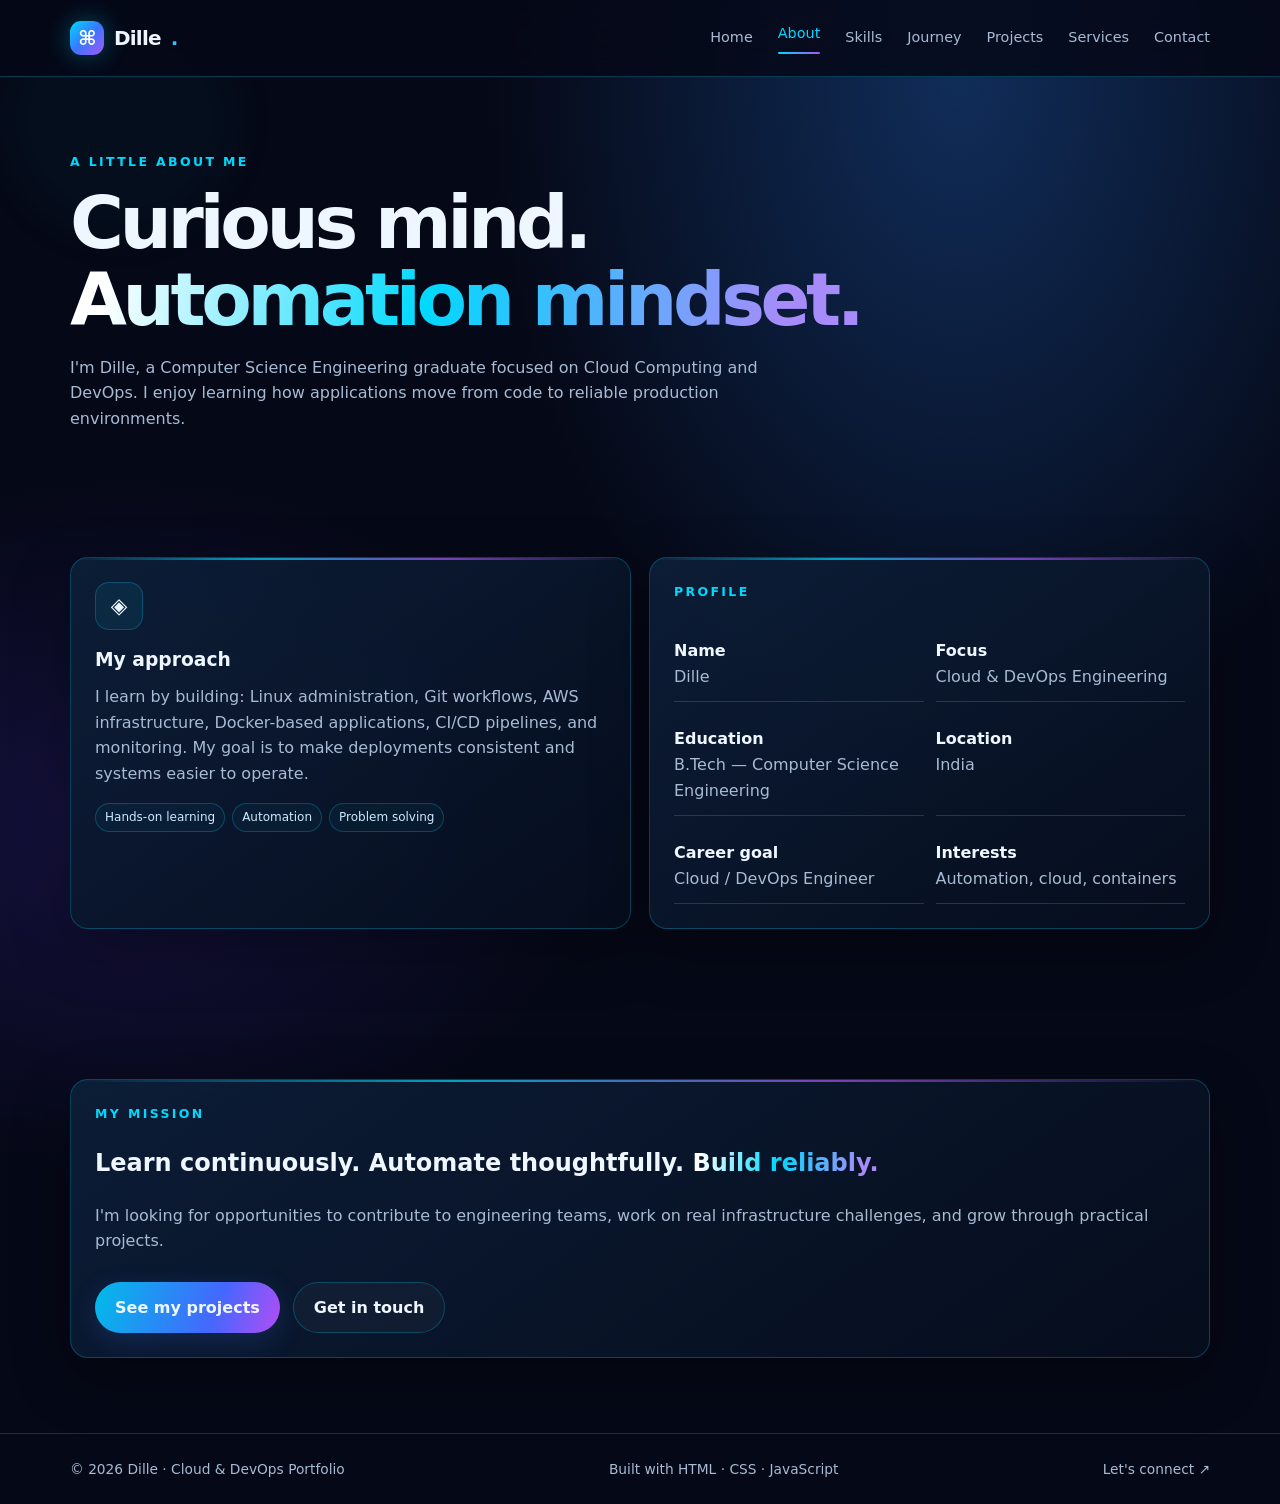
<file: devops-portfolio/about.html>
<!DOCTYPE html>
<html lang="en">
<head>
    <meta charset="UTF-8">
    <meta name="viewport" content="width=device-width, initial-scale=1.0">
    <meta name="theme-color" content="#050816">
    <meta name="description" content="Dille's Cloud and DevOps Engineer portfolio">
    <title>About | Dille — DevOps Engineer</title>
    <link rel="stylesheet" href="style.css">
</head>
<body>
    <div class="cursor-glow"></div>
    
    <!-- Navbar Header section -->
    <header class="navbar">
        <div class="container nav-inner">
            <a class="brand" href="index.html">
                <span class="brand-mark">⌘</span>Dille<span class="gradient">.</span>
            </a>
            <nav class="nav-links" aria-label="Main navigation">
                <a class="" href="index.html">Home</a>
                <a class="active" href="about.html">About</a>
                <a class="" href="skills.html">Skills</a>
                <a class="" href="journey.html">Journey</a>
                <a class="" href="projects.html">Projects</a>
                <a class="" href="services.html">Services</a>
                <a class="" href="contact.html">Contact</a>
            </nav>
            <button class="menu-btn" aria-label="Toggle navigation" aria-expanded="false">☰</button>
        </div>
    </header>

    <!-- Main Content Area -->
    <main>
        <!-- Page Hero Section -->
        <section class="container page-hero reveal">
            <div class="eyebrow">A little about me</div>
            <h1>Curious mind.<br><span class="gradient">Automation mindset.</span></h1>
            <p>I'm Dille, a Computer Science Engineering graduate focused on Cloud Computing and DevOps. I enjoy learning how applications move from code to reliable production environments.</p>
        </section>

        <!-- Two-Column Profile & Approach Grid -->
        <section class="container section">
            <div class="grid two">
                <!-- Approach Card -->
                <article class="card reveal">
                    <div class="icon-box">◈</div>
                    <h3>My approach</h3>
                    <p>I learn by building: Linux administration, Git workflows, AWS infrastructure, Docker-based applications, CI/CD pipelines, and monitoring. My goal is to make deployments consistent and systems easier to operate.</p>
                    <div class="tags">
                        <span class="tag">Hands-on learning</span>
                        <span class="tag">Automation</span>
                        <span class="tag">Problem solving</span>
                    </div>
                </article>

                <!-- Profile List Card -->
                <article class="card reveal">
                    <div class="eyebrow">Profile</div>
                    <div class="profile-list">
                        <div class="profile-item"><strong>Name</strong>Dille</div>
                        <div class="profile-item"><strong>Focus</strong>Cloud & DevOps Engineering</div>
                        <div class="profile-item"><strong>Education</strong>B.Tech — Computer Science Engineering</div>
                        <div class="profile-item"><strong>Location</strong>India</div>
                        <div class="profile-item"><strong>Career goal</strong>Cloud / DevOps Engineer</div>
                        <div class="profile-item"><strong>Interests</strong>Automation, cloud, containers</div>
                    </div>
                </article>
            </div>
        </section>

        <!-- Mission & Call to Action Section -->
        <section class="container section">
            <div class="card reveal">
                <div class="eyebrow">My mission</div>
                <h2>Learn continuously. Automate thoughtfully. <span class="gradient">Build reliably.</span></h2>
                <p>I'm looking for opportunities to contribute to engineering teams, work on real infrastructure challenges, and grow through practical projects.</p>
                <div class="actions">
                    <a class="btn primary" href="projects.html">See my projects</a>
                    <a class="btn" href="contact.html">Get in touch</a>
                </div>
            </div>
        </section>
    </main>

    <!-- Footer section -->
    <footer class="footer">
        <div class="container footer-inner">
            <span>© <span data-year>2026</span> Dille · Cloud &amp; DevOps Portfolio</span>
            <span>Built with HTML · CSS · JavaScript</span>
            <a href="contact.html">Let's connect ↗</a>
        </div>
    </footer>

    <script src="script.js"></script>
</body>
</html>
</file>
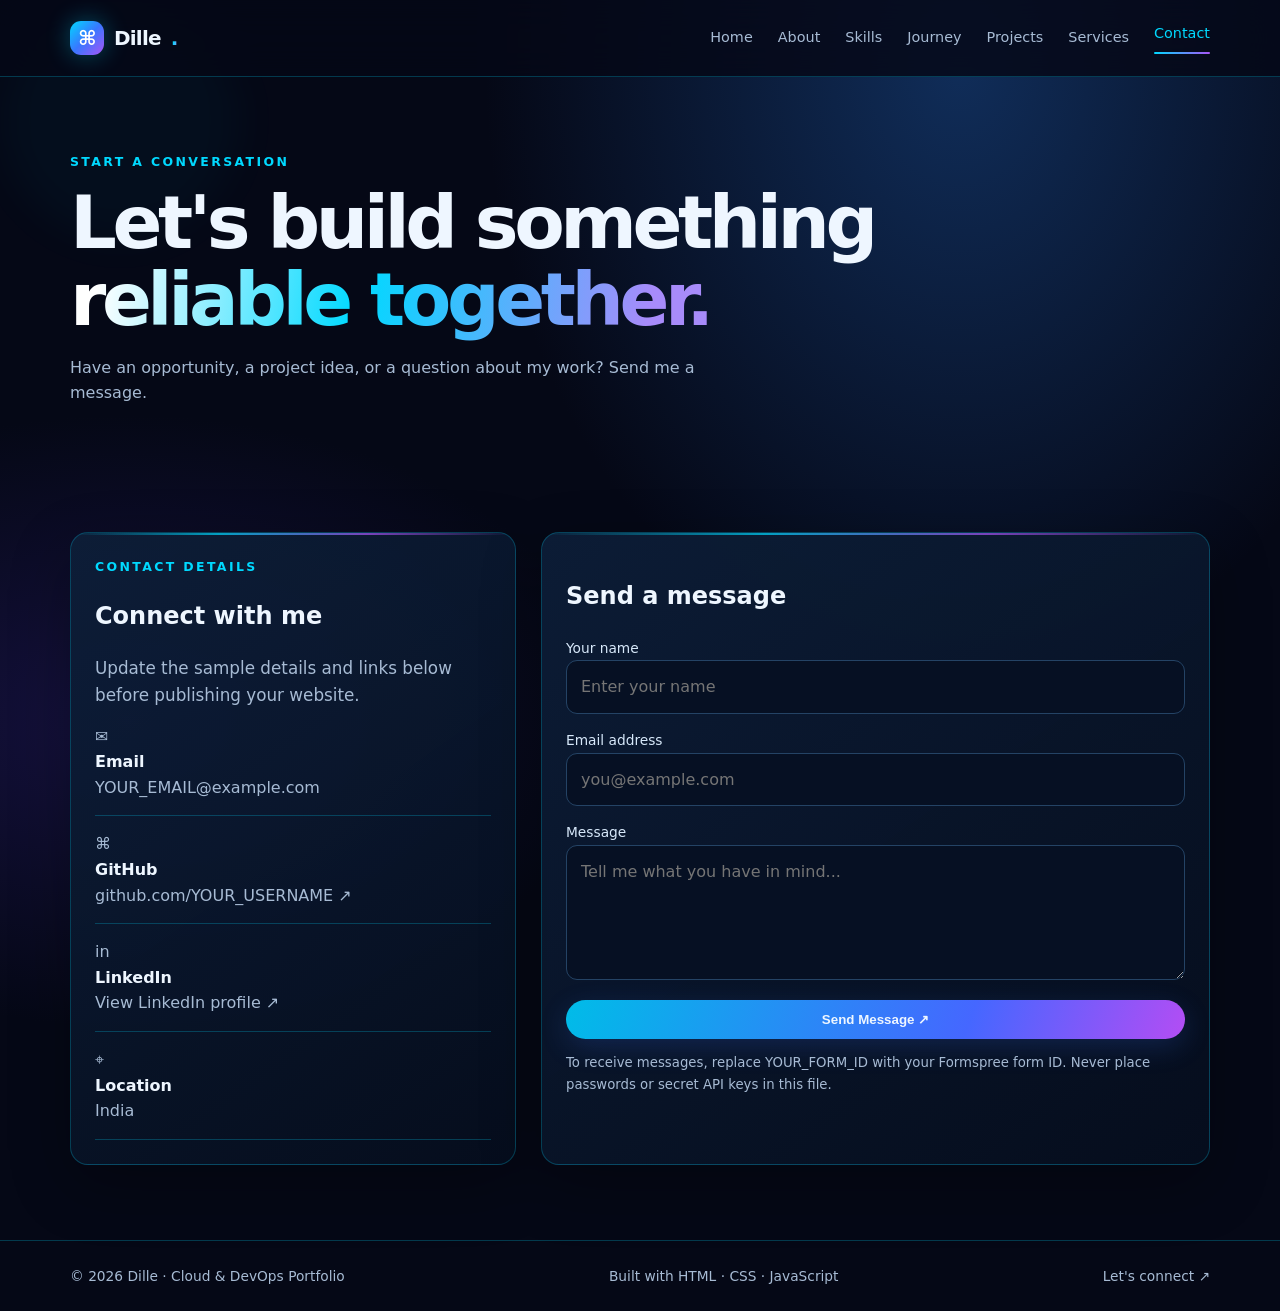
<file: devops-portfolio/contact.html>
<!DOCTYPE html>
<html lang="en">
<head>
    <meta charset="UTF-8">
    <meta name="viewport" content="width=device-width, initial-scale=1.0">
    <meta name="theme-color" content="#050816">
    <meta name="description" content="Dille's Cloud and DevOps Engineer portfolio">
    <title>Contact | Dille — DevOps Engineer</title>
    <link rel="stylesheet" href="style.css">
</head>
<body>
    <div class="cursor-glow"></div>
    
    <!-- Navbar Header section -->
    <header class="navbar">
        <div class="container nav-inner">
            <a class="brand" href="index.html">
                <span class="brand-mark">⌘</span>Dille<span class="gradient">.</span>
            </a>
            <nav class="nav-links" aria-label="Main navigation">
                <a class="" href="index.html">Home</a>
                <a class="" href="about.html">About</a>
                <a class="" href="skills.html">Skills</a>
                <a class="" href="journey.html">Journey</a>
                <a class="" href="projects.html">Projects</a>
                <a class="" href="services.html">Services</a>
                <a class="active" href="contact.html">Contact</a>
            </nav>
            <button class="menu-btn" aria-label="Toggle navigation" aria-expanded="false">☰</button>
        </div>
    </header>

    <!-- Main Content Area -->
    <main>
        <!-- Page Hero Section -->
        <section class="container page-hero reveal">
            <div class="eyebrow">Start a conversation</div>
            <h1>Let's build something<br><span class="gradient">reliable together.</span></h1>
            <p>Have an opportunity, a project idea, or a question about my work? Send me a message.</p>
        </section>

        <!-- Contact Content Layout Section -->
        <section class="container section">
            <div class="contact-layout">
                <!-- Contact Details Card -->
                <div class="card reveal">
                    <div class="eyebrow">Contact details</div>
                    <h2>Connect with me</h2>
                    <p class="lead">Update the sample details and links below before publishing your website.</p>
                    <div class="contact-method">
                        ✉ <strong>Email</strong>
                        <a href="mailto:YOUR_EMAIL@example.com">YOUR_EMAIL@example.com</a>
                    </div>
                    <div class="contact-method">
                        ⌘ <strong>GitHub</strong>
                        <a href="https://github.com/YOUR_USERNAME" target="_blank" rel="noreferrer">github.com/YOUR_USERNAME ↗</a>
                    </div>
                    <div class="contact-method">
                        in <strong>LinkedIn</strong>
                        <a href="https://www.linkedin.com/in/YOUR_PROFILE" target="_blank" rel="noreferrer">View LinkedIn profile ↗</a>
                    </div>
                    <div class="contact-method">
                        ⌖ <strong>Location</strong>India
                    </div>
                </div>

                <!-- Interactive Message Form Card -->
                <div class="card reveal">
                    <h2>Send a message</h2>
                    <form id="contact-form" action="https://formspree.io/f/YOUR_FORM_ID" method="POST">
                        <div>
                            <label for="name">Your name</label>
                            <input id="name" name="name" placeholder="Enter your name" required>
                        </div>
                        <div>
                            <label for="email">Email address</label>
                            <input id="email" name="email" type="email" placeholder="you@example.com" required>
                        </div>
                        <div>
                            <label for="message">Message</label>
                            <textarea id="message" name="message" placeholder="Tell me what you have in mind..." required></textarea>
                        </div>
                        <button class="btn primary" type="submit">Send Message ↗</button>
                        <p class="notice">To receive messages, replace YOUR_FORM_ID with your Formspree form ID. Never place passwords or secret API keys in this file.</p>
                    </form>
                </div>
            </div>
        </section>
    </main>

    <!-- Footer section -->
    <footer class="footer">
        <div class="container footer-inner">
            <span>© <span data-year>2026</span> Dille · Cloud &amp; DevOps Portfolio</span>
            <span>Built with HTML · CSS · JavaScript</span>
            <a href="contact.html">Let's connect ↗</a>
        </div>
    </footer>

    <script src="script.js"></script>
</body>
</html>
</file>
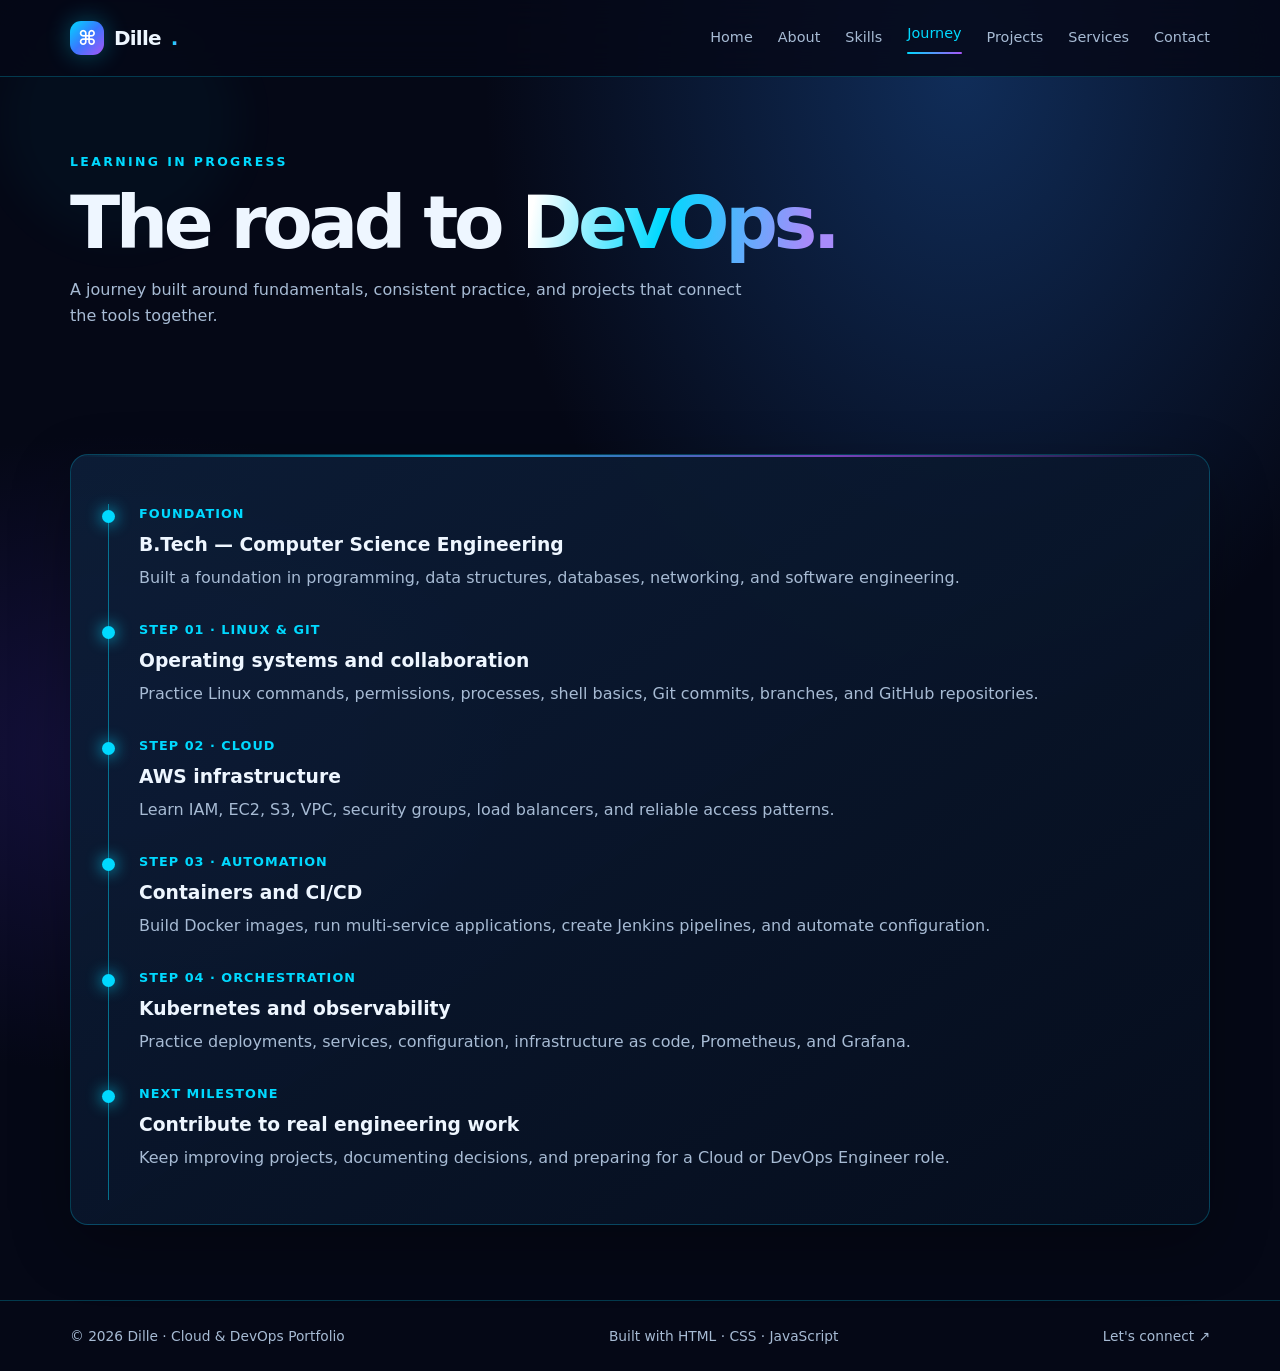
<file: devops-portfolio/journey.html>
<!DOCTYPE html>
<html lang="en">
<head>
    <meta charset="UTF-8">
    <meta name="viewport" content="width=device-width, initial-scale=1.0">
    <meta name="theme-color" content="#050816">
    <meta name="description" content="Dille's Cloud and DevOps Engineer portfolio">
    <title>Journey | Dille — DevOps Engineer</title>
    <link rel="stylesheet" href="style.css">
</head>
<body>
    <div class="cursor-glow"></div>
    
    <!-- Navbar Header section -->
    <header class="navbar">
        <div class="container nav-inner">
            <a class="brand" href="index.html">
                <span class="brand-mark">⌘</span>Dille<span class="gradient">.</span>
            </a>
            <nav class="nav-links" aria-label="Main navigation">
                <a class="" href="index.html">Home</a>
                <a class="" href="about.html">About</a>
                <a class="" href="skills.html">Skills</a>
                <a class="active" href="journey.html">Journey</a>
                <a class="" href="projects.html">Projects</a>
                <a class="" href="services.html">Services</a>
                <a class="" href="contact.html">Contact</a>
            </nav>
            <button class="menu-btn" aria-label="Toggle navigation" aria-expanded="false">☰</button>
        </div>
    </header>

    <!-- Main Content Area -->
    <main>
        <!-- Page Hero Section -->
        <section class="container page-hero reveal">
            <div class="eyebrow">Learning in progress</div>
            <h1>The road to <span class="gradient">DevOps.</span></h1>
            <p>A journey built around fundamentals, consistent practice, and projects that connect the tools together.</p>
        </section>

        <!-- Timeline Roadmap Section -->
        <section class="container section">
            <div class="card reveal">
                <div class="timeline">
                    <!-- Milestone: Foundation -->
                    <div class="timeline-item">
                        <div class="date">FOUNDATION</div>
                        <h3>B.Tech — Computer Science Engineering</h3>
                        <p>Built a foundation in programming, data structures, databases, networking, and software engineering.</p>
                    </div>
                    
                    <!-- Milestone: Step 1 -->
                    <div class="timeline-item">
                        <div class="date">STEP 01 · LINUX & GIT</div>
                        <h3>Operating systems and collaboration</h3>
                        <p>Practice Linux commands, permissions, processes, shell basics, Git commits, branches, and GitHub repositories.</p>
                    </div>
                    
                    <!-- Milestone: Step 2 -->
                    <div class="timeline-item">
                        <div class="date">STEP 02 · CLOUD</div>
                        <h3>AWS infrastructure</h3>
                        <p>Learn IAM, EC2, S3, VPC, security groups, load balancers, and reliable access patterns.</p>
                    </div>
                    
                    <!-- Milestone: Step 3 -->
                    <div class="timeline-item">
                        <div class="date">STEP 03 · AUTOMATION</div>
                        <h3>Containers and CI/CD</h3>
                        <p>Build Docker images, run multi-service applications, create Jenkins pipelines, and automate configuration.</p>
                    </div>
                    
                    <!-- Milestone: Step 4 -->
                    <div class="timeline-item">
                        <div class="date">STEP 04 · ORCHESTRATION</div>
                        <h3>Kubernetes and observability</h3>
                        <p>Practice deployments, services, configuration, infrastructure as code, Prometheus, and Grafana.</p>
                    </div>
                    
                    <!-- Milestone: Next Milestone -->
                    <div class="timeline-item">
                        <div class="date">NEXT MILESTONE</div>
                        <h3>Contribute to real engineering work</h3>
                        <p>Keep improving projects, documenting decisions, and preparing for a Cloud or DevOps Engineer role.</p>
                    </div>
                </div>
            </div>
        </section>
    </main>

    <!-- Footer section -->
    <footer class="footer">
        <div class="container footer-inner">
            <span>© <span data-year>2026</span> Dille · Cloud &amp; DevOps Portfolio</span>
            <span>Built with HTML · CSS · JavaScript</span>
            <a href="contact.html">Let's connect ↗</a>
        </div>
    </footer>

    <script src="script.js"></script>
</body>
</html>
</file>
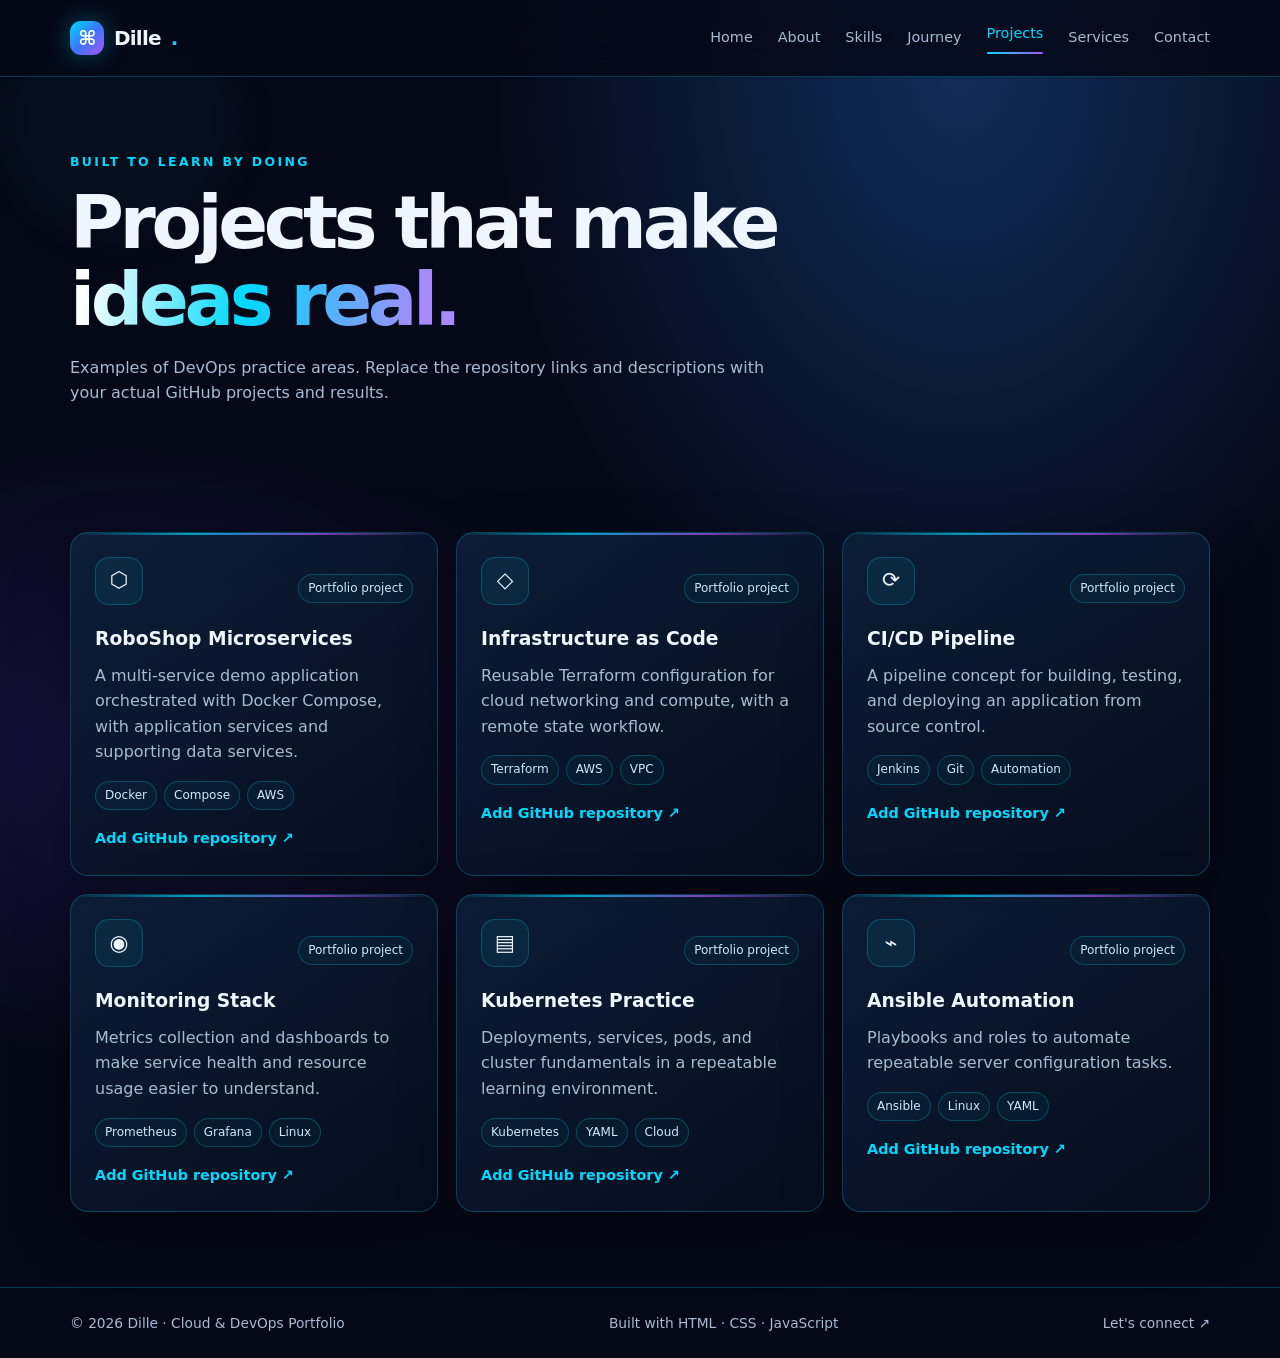
<file: devops-portfolio/projects.html>
<!DOCTYPE html>
<html lang="en">
<head>
    <meta charset="UTF-8">
    <meta name="viewport" content="width=device-width, initial-scale=1.0">
    <meta name="theme-color" content="#050816">
    <meta name="description" content="Dille's Cloud and DevOps Engineer portfolio">
    <title>Projects | Dille — DevOps Engineer</title>
    <link rel="stylesheet" href="style.css">
</head>
<body>
    <div class="cursor-glow"></div>
    
    <!-- Navbar Header section -->
    <header class="navbar">
        <div class="container nav-inner">
            <a class="brand" href="index.html">
                <span class="brand-mark">⌘</span>Dille<span class="gradient">.</span>
            </a>
            <nav class="nav-links" aria-label="Main navigation">
                <a class="" href="index.html">Home</a>
                <a class="" href="about.html">About</a>
                <a class="" href="skills.html">Skills</a>
                <a class="" href="journey.html">Journey</a>
                <a class="active" href="projects.html">Projects</a>
                <a class="" href="services.html">Services</a>
                <a class="" href="contact.html">Contact</a>
            </nav>
            <button class="menu-btn" aria-label="Toggle navigation" aria-expanded="false">☰</button>
        </div>
    </header>

    <!-- Main Content Area -->
    <main>
        <!-- Page Hero Section -->
        <section class="container page-hero reveal">
            <div class="eyebrow">Built to learn by doing</div>
            <h1>Projects that make<br><span class="gradient">ideas real.</span></h1>
            <p>Examples of DevOps practice areas. Replace the repository links and descriptions with your actual GitHub projects and results.</p>
        </section>

        <!-- Projects Grid Section -->
        <section class="container section">
            <div class="grid">
                <!-- Project 1: RoboShop Microservices -->
                <article class="card reveal">
                    <div class="project-top">
                        <div class="icon-box">⬡</div>
                        <span class="tag">Portfolio project</span>
                    </div>
                    <h3>RoboShop Microservices</h3>
                    <p>A multi-service demo application orchestrated with Docker Compose, with application services and supporting data services.</p>
                    <div class="tags">
                        <span class="tag">Docker</span>
                        <span class="tag">Compose</span>
                        <span class="tag">AWS</span>
                    </div>
                    <a class="project-link" href="https://github.com/" target="_blank" rel="noreferrer">Add GitHub repository ↗</a>
                </article>

                <!-- Project 2: Infrastructure as Code -->
                <article class="card reveal">
                    <div class="project-top">
                        <div class="icon-box">◇</div>
                        <span class="tag">Portfolio project</span>
                    </div>
                    <h3>Infrastructure as Code</h3>
                    <p>Reusable Terraform configuration for cloud networking and compute, with a remote state workflow.</p>
                    <div class="tags">
                        <span class="tag">Terraform</span>
                        <span class="tag">AWS</span>
                        <span class="tag">VPC</span>
                    </div>
                    <a class="project-link" href="https://github.com/" target="_blank" rel="noreferrer">Add GitHub repository ↗</a>
                </article>

                <!-- Project 3: CI/CD Pipeline -->
                <article class="card reveal">
                    <div class="project-top">
                        <div class="icon-box">⟳</div>
                        <span class="tag">Portfolio project</span>
                    </div>
                    <h3>CI/CD Pipeline</h3>
                    <p>A pipeline concept for building, testing, and deploying an application from source control.</p>
                    <div class="tags">
                        <span class="tag">Jenkins</span>
                        <span class="tag">Git</span>
                        <span class="tag">Automation</span>
                    </div>
                    <a class="project-link" href="https://github.com/" target="_blank" rel="noreferrer">Add GitHub repository ↗</a>
                </article>

                <!-- Project 4: Monitoring Stack -->
                <article class="card reveal">
                    <div class="project-top">
                        <div class="icon-box">◉</div>
                        <span class="tag">Portfolio project</span>
                    </div>
                    <h3>Monitoring Stack</h3>
                    <p>Metrics collection and dashboards to make service health and resource usage easier to understand.</p>
                    <div class="tags">
                        <span class="tag">Prometheus</span>
                        <span class="tag">Grafana</span>
                        <span class="tag">Linux</span>
                    </div>
                    <a class="project-link" href="https://github.com/" target="_blank" rel="noreferrer">Add GitHub repository ↗</a>
                </article>

                <!-- Project 5: Kubernetes Practice -->
                <article class="card reveal">
                    <div class="project-top">
                        <div class="icon-box">▤</div>
                        <span class="tag">Portfolio project</span>
                    </div>
                    <h3>Kubernetes Practice</h3>
                    <p>Deployments, services, pods, and cluster fundamentals in a repeatable learning environment.</p>
                    <div class="tags">
                        <span class="tag">Kubernetes</span>
                        <span class="tag">YAML</span>
                        <span class="tag">Cloud</span>
                    </div>
                    <a class="project-link" href="https://github.com/" target="_blank" rel="noreferrer">Add GitHub repository ↗</a>
                </article>

                <!-- Project 6: Ansible Automation -->
                <article class="card reveal">
                    <div class="project-top">
                        <div class="icon-box">⌁</div>
                        <span class="tag">Portfolio project</span>
                    </div>
                    <h3>Ansible Automation</h3>
                    <p>Playbooks and roles to automate repeatable server configuration tasks.</p>
                    <div class="tags">
                        <span class="tag">Ansible</span>
                        <span class="tag">Linux</span>
                        <span class="tag">YAML</span>
                    </div>
                    <a class="project-link" href="https://github.com/" target="_blank" rel="noreferrer">Add GitHub repository ↗</a>
                </article>
            </div>
        </section>
    </main>

    <!-- Footer section -->
    <footer class="footer">
        <div class="container footer-inner">
            <span>© <span data-year>2026</span> Dille · Cloud &amp; DevOps Portfolio</span>
            <span>Built with HTML · CSS · JavaScript</span>
            <a href="contact.html">Let's connect ↗</a>
        </div>
    </footer>

    <script src="script.js"></script>
</body>
</html>
</file>
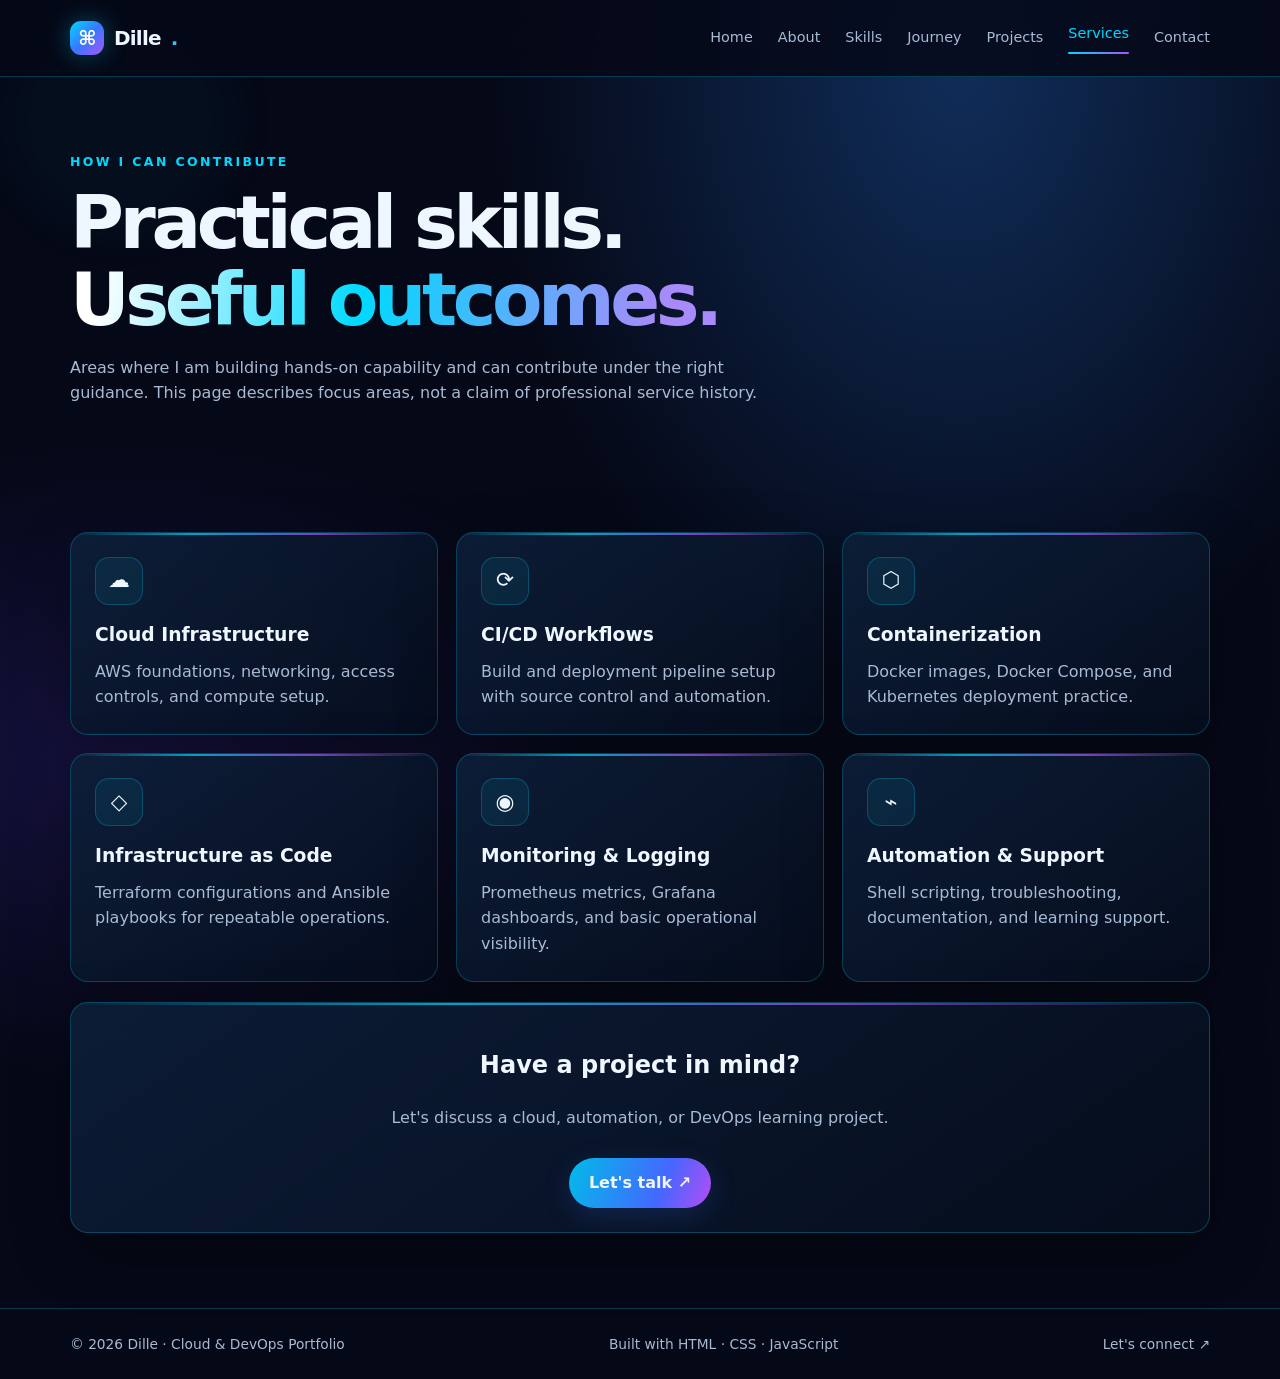
<file: devops-portfolio/services.html>
<!DOCTYPE html>
<html lang="en">
<head>
    <meta charset="UTF-8">
    <meta name="viewport" content="width=device-width, initial-scale=1.0">
    <meta name="theme-color" content="#050816">
    <meta name="description" content="Dille's Cloud and DevOps Engineer portfolio">
    <title>Services | Dille — DevOps Engineer</title>
    <link rel="stylesheet" href="style.css">
</head>
<body>
    <div class="cursor-glow"></div>
    
    <!-- Navbar Header section -->
    <header class="navbar">
        <div class="container nav-inner">
            <a class="brand" href="index.html">
                <span class="brand-mark">⌘</span>Dille<span class="gradient">.</span>
            </a>
            <nav class="nav-links" aria-label="Main navigation">
                <a class="" href="index.html">Home</a>
                <a class="" href="about.html">About</a>
                <a class="" href="skills.html">Skills</a>
                <a class="" href="journey.html">Journey</a>
                <a class="" href="projects.html">Projects</a>
                <a class="active" href="services.html">Services</a>
                <a class="" href="contact.html">Contact</a>
            </nav>
            <button class="menu-btn" aria-label="Toggle navigation" aria-expanded="false">☰</button>
        </div>
    </header>

    <!-- Main Content Area -->
    <main>
        <!-- Page Hero Section -->
        <section class="container page-hero reveal">
            <div class="eyebrow">How I can contribute</div>
            <h1>Practical skills.<br><span class="gradient">Useful outcomes.</span></h1>
            <p>Areas where I am building hands-on capability and can contribute under the right guidance. This page describes focus areas, not a claim of professional service history.</p>
        </section>

        <!-- Services Section Container -->
        <section class="container section">
            <div class="grid">
                <!-- Service 1: Cloud Infrastructure -->
                <article class="card reveal">
                    <div class="icon-box">☁</div>
                    <h3>Cloud Infrastructure</h3>
                    <p>AWS foundations, networking, access controls, and compute setup.</p>
                </article>

                <!-- Service 2: CI/CD Workflows -->
                <article class="card reveal">
                    <div class="icon-box">⟳</div>
                    <h3>CI/CD Workflows</h3>
                    <p>Build and deployment pipeline setup with source control and automation.</p>
                </article>

                <!-- Service 3: Containerization -->
                <article class="card reveal">
                    <div class="icon-box">⬡</div>
                    <h3>Containerization</h3>
                    <p>Docker images, Docker Compose, and Kubernetes deployment practice.</p>
                </article>

                <!-- Service 4: Infrastructure as Code -->
                <article class="card reveal">
                    <div class="icon-box">◇</div>
                    <h3>Infrastructure as Code</h3>
                    <p>Terraform configurations and Ansible playbooks for repeatable operations.</p>
                </article>

                <!-- Service 5: Monitoring & Logging -->
                <article class="card reveal">
                    <div class="icon-box">◉</div>
                    <h3>Monitoring & Logging</h3>
                    <p>Prometheus metrics, Grafana dashboards, and basic operational visibility.</p>
                </article>

                <!-- Service 6: Automation & Support -->
                <article class="card reveal">
                    <div class="icon-box">⌁</div>
                    <h3>Automation & Support</h3>
                    <p>Shell scripting, troubleshooting, documentation, and learning support.</p>
                </article>
            </div>

            <!-- Call to Action Banner -->
            <div class="card reveal" style="margin-top:20px;text-align:center">
                <h2>Have a project in mind?</h2>
                <p>Let's discuss a cloud, automation, or DevOps learning project.</p>
                <div class="actions" style="justify-content:center">
                    <a class="btn primary" href="contact.html">Let's talk ↗</a>
                </div>
            </div>
        </section>
    </main>

    <!-- Footer section -->
    <footer class="footer">
        <div class="container footer-inner">
            <span>© <span data-year>2026</span> Dille · Cloud &amp; DevOps Portfolio</span>
            <span>Built with HTML · CSS · JavaScript</span>
            <a href="contact.html">Let's connect ↗</a>
        </div>
    </footer>

    <script src="script.js"></script>
</body>
</html>
</file>
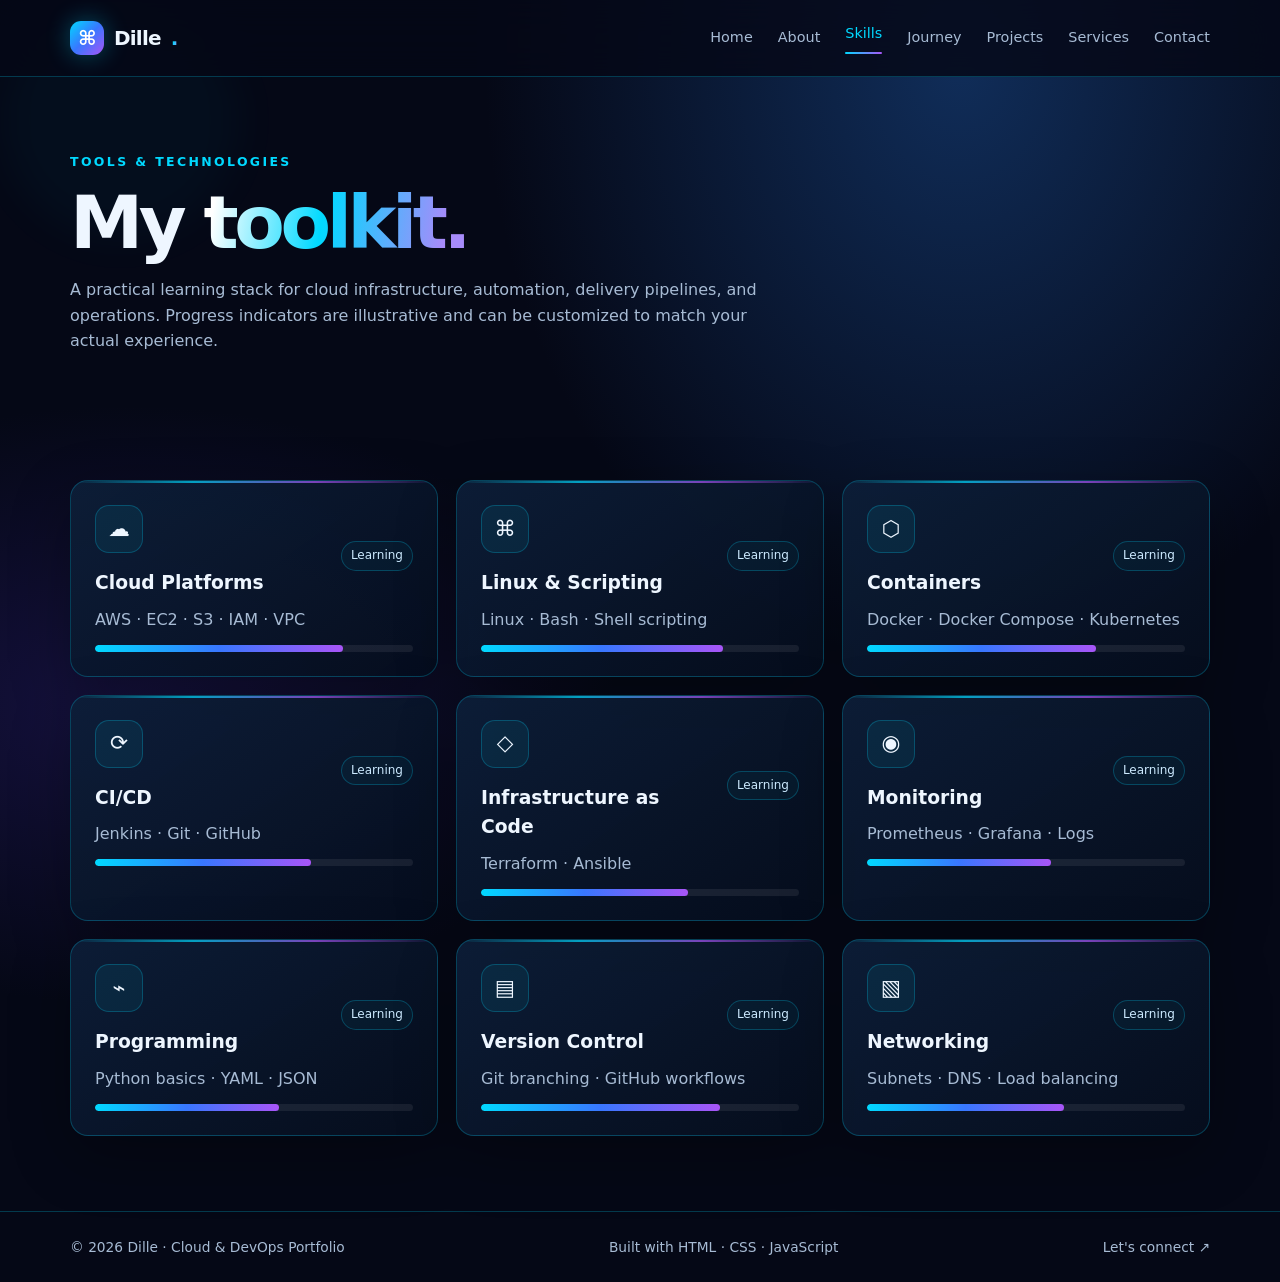
<file: devops-portfolio/skills.html>
<!DOCTYPE html>
<html lang="en">
<head>
    <meta charset="UTF-8">
    <meta name="viewport" content="width=device-width, initial-scale=1.0">
    <meta name="theme-color" content="#050816">
    <meta name="description" content="Dille's Cloud and DevOps Engineer portfolio">
    <title>Skills | Dille — DevOps Engineer</title>
    <link rel="stylesheet" href="style.css">
</head>
<body>
    <div class="cursor-glow"></div>
    
    <!-- Navbar Header section -->
    <header class="navbar">
        <div class="container nav-inner">
            <a class="brand" href="index.html">
                <span class="brand-mark">⌘</span>Dille<span class="gradient">.</span>
            </a>
            <nav class="nav-links" aria-label="Main navigation">
                <a class="" href="index.html">Home</a>
                <a class="" href="about.html">About</a>
                <a class="active" href="skills.html">Skills</a>
                <a class="" href="journey.html">Journey</a>
                <a class="" href="projects.html">Projects</a>
                <a class="" href="services.html">Services</a>
                <a class="" href="contact.html">Contact</a>
            </nav>
            <button class="menu-btn" aria-label="Toggle navigation" aria-expanded="false">☰</button>
        </div>
    </header>

    <!-- Main Content Area -->
    <main>
        <!-- Page Hero Section -->
        <section class="container page-hero reveal">
            <div class="eyebrow">Tools & technologies</div>
            <h1>My <span class="gradient">toolkit.</span></h1>
            <p>A practical learning stack for cloud infrastructure, automation, delivery pipelines, and operations. Progress indicators are illustrative and can be customized to match your actual experience.</p>
        </section>

        <!-- Skills Grid Section -->
        <section class="container section">
            <div class="grid">
                <!-- Skill 1: Cloud Platforms -->
                <article class="card reveal">
                    <div class="skill-row">
                        <div>
                            <div class="icon-box">☁</div>
                            <h3>Cloud Platforms</h3>
                        </div>
                        <span class="tag">Learning</span>
                    </div>
                    <p>AWS · EC2 · S3 · IAM · VPC</p>
                    <div class="skillbar"><span style="--level:78%"></span></div>
                </article>

                <!-- Skill 2: Linux & Scripting -->
                <article class="card reveal">
                    <div class="skill-row">
                        <div>
                            <div class="icon-box">⌘</div>
                            <h3>Linux & Scripting</h3>
                        </div>
                        <span class="tag">Learning</span>
                    </div>
                    <p>Linux · Bash · Shell scripting</p>
                    <div class="skillbar"><span style="--level:76%"></span></div>
                </article>

                <!-- Skill 3: Containers -->
                <article class="card reveal">
                    <div class="skill-row">
                        <div>
                            <div class="icon-box">⬡</div>
                            <h3>Containers</h3>
                        </div>
                        <span class="tag">Learning</span>
                    </div>
                    <p>Docker · Docker Compose · Kubernetes</p>
                    <div class="skillbar"><span style="--level:72%"></span></div>
                </article>

                <!-- Skill 4: CI/CD -->
                <article class="card reveal">
                    <div class="skill-row">
                        <div>
                            <div class="icon-box">⟳</div>
                            <h3>CI/CD</h3>
                        </div>
                        <span class="tag">Learning</span>
                    </div>
                    <p>Jenkins · Git · GitHub</p>
                    <div class="skillbar"><span style="--level:68%"></span></div>
                </article>

                <!-- Skill 5: Infrastructure as Code -->
                <article class="card reveal">
                    <div class="skill-row">
                        <div>
                            <div class="icon-box">◇</div>
                            <h3>Infrastructure as Code</h3>
                        </div>
                        <span class="tag">Learning</span>
                    </div>
                    <p>Terraform · Ansible</p>
                    <div class="skillbar"><span style="--level:65%"></span></div>
                </article>

                <!-- Skill 6: Monitoring -->
                <article class="card reveal">
                    <div class="skill-row">
                        <div>
                            <div class="icon-box">◉</div>
                            <h3>Monitoring</h3>
                        </div>
                        <span class="tag">Learning</span>
                    </div>
                    <p>Prometheus · Grafana · Logs</p>
                    <div class="skillbar"><span style="--level:58%"></span></div>
                </article>

                <!-- Skill 7: Programming -->
                <article class="card reveal">
                    <div class="skill-row">
                        <div>
                            <div class="icon-box">⌁</div>
                            <h3>Programming</h3>
                        </div>
                        <span class="tag">Learning</span>
                    </div>
                    <p>Python basics · YAML · JSON</p>
                    <div class="skillbar"><span style="--level:58%"></span></div>
                </article>

                <!-- Skill 8: Version Control -->
                <article class="card reveal">
                    <div class="skill-row">
                        <div>
                            <div class="icon-box">▤</div>
                            <h3>Version Control</h3>
                        </div>
                        <span class="tag">Learning</span>
                    </div>
                    <p>Git branching · GitHub workflows</p>
                    <div class="skillbar"><span style="--level:75%"></span></div>
                </article>

                <!-- Skill 9: Networking -->
                <article class="card reveal">
                    <div class="skill-row">
                        <div>
                            <div class="icon-box">▧</div>
                            <h3>Networking</h3>
                        </div>
                        <span class="tag">Learning</span>
                    </div>
                    <p>Subnets · DNS · Load balancing</p>
                    <div class="skillbar"><span style="--level:62%"></span></div>
                </article>
            </div>
        </section>
    </main>

    <!-- Footer section -->
    <footer class="footer">
        <div class="container footer-inner">
            <span>© <span data-year>2026</span> Dille · Cloud &amp; DevOps Portfolio</span>
            <span>Built with HTML · CSS · JavaScript</span>
            <a href="contact.html">Let's connect ↗</a>
        </div>
    </footer>

    <script src="script.js"></script>
</body>
</html>
</file>
<file: style.css>
:root {
    --bg: #050816;
    --panel: #0b1428;
    --panel2: #0a1d36;
    --text: #eef6ff;
    --muted: #a7bbd4;
    --cyan: #00d9ff;
    --blue: #3977ff;
    --purple: #a855f7;
    --line: rgba(0,217,255,.24);
    --shadow: 0 20px 60px rgba(0,0,0,.3);
}

* {
    box-sizing: border-box;
}

html {
    scroll-behavior: smooth;
}

body {
    margin: 0;
    background: radial-gradient(ellipse at 75% 5%, #102d59 0, transparent 35%), 
                radial-gradient(ellipse at 10% 55%, #15113e 0, transparent 30%), 
                var(--bg);
    color: var(--text);
    font-family: Inter, ui-sans-serif, system-ui, -apple-system, Segoe UI, Arial, sans-serif;
    line-height: 1.6;
    overflow-x: hidden;
}



a {
    color: inherit;
    text-decoration: none;
}

.container {
    width: min(1140px, 92%);
    margin: auto;
}

.navbar {
    position: sticky;
    top: 0;
    z-index: 10;
    background: rgba(5, 8, 22, .82);
    backdrop-filter: blur(18px);
    border-bottom: 1px solid var(--line);
}

.nav-inner {
    min-height: 76px;
    display: flex;
    align-items: center;
    justify-content: space-between;
    gap: 20px;
}

.brand {
    font-weight: 850;
    font-size: 1.25rem;
    letter-spacing: -.04em;
    display: flex;
    align-items: center;
    gap: 10px;
}

.brand-mark {
    display: grid;
    place-items: center;
    width: 34px;
    height: 34px;
    border-radius: 11px;
    background: linear-gradient(135deg, var(--cyan), var(--blue), var(--purple));
    color: #fff;
    box-shadow: 0 0 25px #00d9ff55;
}

.nav-links {
    display: flex;
    gap: clamp(10px, 2vw, 25px);
    align-items: center;
}

.nav-links a {
    font-size: .9rem;
    color: var(--muted);
    transition: .25s;
}

.nav-links a:hover,
.nav-links a.active {
    color: var(--cyan);
}

.nav-links a.active:after {
    content: "";
    display: block;
    height: 2px;
    background: linear-gradient(90deg, var(--cyan), var(--purple));
    margin-top: 6px;
    border-radius: 5px;
}

.menu-btn {
    display: none;
    background: transparent;
    color: var(--text);
    border: 1px solid var(--line);
    border-radius: 10px;
    padding: 8px 12px;
    font-size: 1.1rem;
}

.hero {
    min-height: 78vh;
    display: grid;
    grid-template-columns: 1.05fr .95fr;
    align-items: center;
    gap: 50px;
    padding: 70px 0 55px;
}

.eyebrow {
    color: var(--cyan);
    font-size: .78rem;
    font-weight: 800;
    text-transform: uppercase;
    letter-spacing: .19em;
}

.hero h1 {
    font-size: clamp(3.2rem, 7vw, 6rem);
    line-height: .98;
    letter-spacing: -.07em;
    margin: 18px 0;
}

.gradient {
    background: linear-gradient(100deg, #fff 5%, var(--cyan) 45%, #a78bfa 90%);
    -webkit-background-clip: text;
    background-clip: text;
    color: transparent;
}

.hero h2 {
    font-size: clamp(1.3rem, 2.5vw, 2rem);
    margin: 0 0 15px;
}

.lead {
    max-width: 600px;
    color: var(--muted);
    font-size: 1.05rem;
}

.actions {
    display: flex;
    gap: 13px;
    flex-wrap: wrap;
    margin-top: 28px;
}

.btn {
    display: inline-flex;
    align-items: center;
    justify-content: center;
    gap: 9px;
    border-radius: 999px;
    padding: 12px 20px;
    font-weight: 750;
    border: 1px solid var(--line);
    transition: transform .25s, box-shadow .25s;
    background: rgba(255, 255, 255, .03);
    color: var(--text);
    cursor: pointer;
}

.btn.primary {
    border: 0;
    background: linear-gradient(110deg, #00bce8, #4567ff 65%, #b34df4);
    box-shadow: 0 8px 28px #3977ff30;
}

.btn:hover {
    transform: translateY(-3px);
    box-shadow: 0 10px 30px #00d9ff2b;
}

.hero-art {
    min-height: 420px;
    position: relative;
    display: grid;
    place-items: center;
}

.orb {
    position: absolute;
    width: min(360px, 75vw);
    aspect-ratio: 1;
    border-radius: 50%;
    background: radial-gradient(circle at 35% 25%, #164e8a, #0b1740 55%, #070b19 72%);
    border: 1px solid #00d9ff44;
    box-shadow: 0 0 90px #006aff22, inset 0 0 60px #00d9ff15;
    animation: float 6s ease-in-out infinite;
}

.orb:before,
.orb:after {
    content: "";
    position: absolute;
    inset: 12%;
    border: 1px solid #00d9ff55;
    border-radius: 50%;
    transform: rotateX(67deg) rotateZ(-25deg);
}

.orb:after {
    inset: 1%;
    transform: rotateX(67deg) rotateZ(35deg);
    border-color: #a855f766;
}

.server-stack {
    position: relative;
    z-index: 1;
    display: grid;
    gap: 12px;
    transform: perspective(800px) rotateY(-9deg);
}

.server {
    width: 250px;
    padding: 16px 18px;
    border: 1px solid #00d9ff75;
    border-radius: 14px;
    background: linear-gradient(115deg, #102d50ee, #071326f5);
    box-shadow: 0 10px 35px #0008;
    display: flex;
    align-items: center;
    gap: 14px;
    animation: float 5s ease-in-out infinite;
}

.server:nth-child(2) {
    margin-left: 28px;
    animation-delay: -1.2s;
}

.server:nth-child(3) {
    margin-left: 56px;
    animation-delay: -2.2s;
}

.server-icon {
    font-size: 1.5rem;
    color: var(--cyan);
}

.server strong {
    display: block;
}

.server small {
    color: var(--muted);
}

.sidebar {
    margin-left: auto;
    width: 8px;
    height: 8px;
    border-radius: 50%;
    background: #41f5a5;
    box-shadow: 0 0 12px #41f5a5;
}

.tech-strip {
    display: flex;
    justify-content: space-between;
    gap: 16px;
    flex-wrap: wrap;
    padding: 24px 0;
    border-top: 1px solid var(--line);
    border-bottom: 1px solid var(--line);
    color: var(--muted);
    font-weight: 750;
}


.tech-strip span {
    color: #cce6ff;
}

/* Base Layout Sections */
.section {
    padding: 75px 0;
}

.section-head {
    margin-bottom: 28px;
}

.section-head h1,
.section-head h2 {
    font-size: clamp(2rem, 4vw, 3rem);
    letter-spacing: -.05em;
    line-height: 1.1;
    margin: 8px 0;
}

.section-head p {
    color: var(--muted);
    max-width: 700px;
}

/* Layout Grids */
.grid {
    display: grid;
    grid-template-columns: repeat(3, 1fr);
    gap: 18px;
}

.grid.two {
    grid-template-columns: repeat(2, 1fr);
}

/* UI Cards and Elements */
.card {
    position: relative;
    padding: 24px;
    border: 1px solid var(--line);
    border-radius: 18px;
    background: linear-gradient(145deg, rgba(13, 31, 57, .9), rgba(6, 14, 30, .92));
    box-shadow: var(--shadow);
    transition: transform .25s, border-color .25s;
    overflow: hidden;
}

.card:before {
    content: "";
    position: absolute;
    inset: 0 auto auto 0;
    width: 100%;
    height: 2px;
    background: linear-gradient(90deg, transparent, var(--cyan), var(--purple), transparent);
    opacity: .7;
}

.card:hover {
    transform: translateY(-5px);
    border-color: #00d9ff77;
}

.icon-box {
    width: 48px;
    height: 48px;
    display: grid;
    place-items: center;
    background: #00d9ff12;
    border: 1px solid var(--line);
    border-radius: 14px;
    font-size: 1.35rem;
    margin-bottom: 15px;
}

.card h3 {
    margin: 4px 0 9px;
}

.card p {
    color: var(--muted);
    margin: 0;
}

/* Component Badges and Subsections */
.tags {
    display: flex;
    flex-wrap: wrap;
    gap: 7px;
    margin-top: 16px;
}

.tag {
    font-size: .75rem;
    border: 1px solid var(--line);
    color: #cdeaff;
    background: #00d9ff0a;
    border-radius: 999px;
    padding: 4px 9px;
}

.page-hero {
    padding: 75px 0 35px;
}

.page-hero h1 {
    font-size: clamp(2.7rem, 6vw, 4.6rem);
    letter-spacing: -.06em;
    line-height: 1.05;
    margin: 12px 0;
}

.page-hero p {
    color: var(--muted);
    max-width: 700px;
}

/* Profile List Configurations */
.profile-list {
    display: grid;
    grid-template-columns: repeat(2, 1fr);
    gap: 12px;
    margin-top: 24px;
}

.profile-item {
    border-bottom: 1px solid var(--line);
    padding: 12px 0;
    color: var(--muted);
}

.profile-item strong {
    color: var(--text);
    display: block;
}

/* Interactive Components & Timelines */
.timeline {
    position: relative;
    margin: 25px 0 0 13px;
    padding-left: 30px;
    border-left: 1px solid #00d9ff77;
}

.timeline-item {
    position: relative;
    padding: 0 0 30px;
}

.timeline-item:before {
    content: "";
    position: absolute;
    left: -37px;
    top: 6px;
    width: 13px;
    height: 13px;
    border-radius: 50%;
    background: var(--cyan);
    box-shadow: 0 0 16px #00d9ff;
}

.timeline-item .date {
    color: var(--cyan);
    font-size: .8rem;
    font-weight: 800;
    letter-spacing: .08em;
}

.timeline-item h3 {
    margin: 5px 0;
}

.skill-row {
    display: flex;
    align-items: center;
    justify-content: space-between;
    gap: 15px;
}

.skillbar {
    height: 7px;
    border-radius: 10px;
    background: #ffffff12;
    margin-top: 12px;
    overflow: hidden;
}

.skillbar span {
    display: block;
    height: 100%;
    border-radius: 10px;
    background: linear-gradient(90deg, var(--cyan), var(--blue), var(--purple));
    width: var(--level);
    animation: grow 1.3s ease both;
}

.project-top {
    display: flex;
    align-items: center;
    justify-content: space-between;
    gap: 12px;
}

.project-symbol {
    font-size: 1.7rem;
}

.project-link {
    color: var(--cyan);
    font-size: .9rem;
    font-weight: 750;
    display: inline-block;
    margin-top: 17px;
}

/* Form and Contact Components */
.contact-layout {
    display: grid;
    grid-template-columns: .8fr 1.2fr;
    gap: 25px;
}

.contact-method {
    padding: 15px 0;
    border-bottom: 1px solid var(--line);
    color: var(--muted);
}

.contact-method strong {
    display: block;
    color: var(--text);
}

form {
    display: grid;
    gap: 13px;
}

label {
    font-size: .86rem;
    color: #d7e8fa;
}

input,
textarea {
    width: 100%;
    padding: 13px 14px;
    border-radius: 11px;
    border: 1px solid #244365;
    background: #061023;
    color: var(--text);
    font: inherit;
    outline: none;
}

input:focus,
textarea:focus {
    border-color: var(--cyan);
    box-shadow: 0 0 0 3px #00d9ff13;
}

textarea {
    min-height: 135px;
    resize: vertical;
}

.notice {
    color: var(--muted);
    font-size: .83rem;
}

/* Footer & Global Decorative Items */
.footer {
    border-top: 1px solid var(--line);
    padding: 24px 0;
    color: var(--muted);
    font-size: .86rem;
}

.footer-inner {
    display: flex;
    justify-content: space-between;
    gap: 14px;
    flex-wrap: wrap;
}

.reveal {
    opacity: 0;
    transform: translateY(18px);
    transition: opacity .7s ease, transform .7s ease;
}

.reveal.visible {
    opacity: 1;
    transform: none;
}

.cursor-glow {
    position: fixed;
    width: 240px;
    height: 240px;
    border-radius: 50%;
    background: #00d9ff08;
    pointer-events: none;
    z-index: -1;
    filter: blur(20px);
}

.socials {
    display: flex;
    gap: 10px;
    margin-top: 24px;
}

.socials a {
    border: 1px solid var(--line);
    border-radius: 10px;
    padding: 8px 12px;
    color: var(--muted);
}

.socials a:hover {
    color: var(--cyan);
    border-color: var(--cyan);
}

/* Core Animations */
@keyframes float {
    0%, 100% {
        transform: translateY(0);
    }
    50% {
        transform: translateY(-12px);
    }
}

@keyframes grow {
    from {
        width: 0;
    }
    to {
        width: var(--level);
    }
}

/* Media Queries (Responsive Styling) */
@media(max-width: 850px) {
    .nav-links {
        display: none;
        position: absolute;
        left: 4%;
        right: 4%;
        top: 70px;
        padding: 18px;
        background: #081226;
        border: 1px solid var(--line);
        border-radius: 16px;
        flex-direction: column;
        align-items: stretch;
    }

    .nav-links.open {
        display: flex;
    }

    .nav-links a {
        padding: 7px;
    }

    .menu-btn {
        display: block;
    }

    .hero {
        grid-template-columns: 1fr;
        gap: 20px;
        padding-top: 50px;
    }

    .hero-art {
        min-height: 350px;
    }

    .grid {
        grid-template-columns: repeat(2, 1fr);
    }

    .contact-layout {
        grid-template-columns: 1fr;
    }

    .tech-strip {
        justify-content: center;
    }
}

@media(max-width: 560px) {
    .grid,
    .grid.two {
        grid-template-columns: 1fr;
    }

    .profile-list {
        grid-template-columns: 1fr;
    }

    .hero h1 {
        font-size: 3.5rem;
    }

    .hero-art {
        min-height: 300px;
    }

    .server {
        width: 220px;
    }

    .server:nth-child(2) {
        margin-left: 16px;
    }

    .server:nth-child(3) {
        margin-left: 32px;
    }

    .section {
        padding: 55px 0;
    }

    .page-hero {
        padding-top: 55px;
    }
}
</file>
<file: devops-portfolio/style.css>
:root {
    --bg: #050816;
    --panel: #0b1428;
    --panel2: #0a1d36;
    --text: #eef6ff;
    --muted: #a7bbd4;
    --cyan: #00d9ff;
    --blue: #3977ff;
    --purple: #a855f7;
    --line: rgba(0,217,255,.24);
    --shadow: 0 20px 60px rgba(0,0,0,.3);
}

* {
    box-sizing: border-box;
}

html {
    scroll-behavior: smooth;
}

body {
    margin: 0;
    background: radial-gradient(ellipse at 75% 5%, #102d59 0, transparent 35%), 
                radial-gradient(ellipse at 10% 55%, #15113e 0, transparent 30%), 
                var(--bg);
    color: var(--text);
    font-family: Inter, ui-sans-serif, system-ui, -apple-system, Segoe UI, Arial, sans-serif;
    line-height: 1.6;
    overflow-x: hidden;
}



a {
    color: inherit;
    text-decoration: none;
}

.container {
    width: min(1140px, 92%);
    margin: auto;
}

.navbar {
    position: sticky;
    top: 0;
    z-index: 10;
    background: rgba(5, 8, 22, .82);
    backdrop-filter: blur(18px);
    border-bottom: 1px solid var(--line);
}

.nav-inner {
    min-height: 76px;
    display: flex;
    align-items: center;
    justify-content: space-between;
    gap: 20px;
}

.brand {
    font-weight: 850;
    font-size: 1.25rem;
    letter-spacing: -.04em;
    display: flex;
    align-items: center;
    gap: 10px;
}

.brand-mark {
    display: grid;
    place-items: center;
    width: 34px;
    height: 34px;
    border-radius: 11px;
    background: linear-gradient(135deg, var(--cyan), var(--blue), var(--purple));
    color: #fff;
    box-shadow: 0 0 25px #00d9ff55;
}

.nav-links {
    display: flex;
    gap: clamp(10px, 2vw, 25px);
    align-items: center;
}

.nav-links a {
    font-size: .9rem;
    color: var(--muted);
    transition: .25s;
}

.nav-links a:hover,
.nav-links a.active {
    color: var(--cyan);
}

.nav-links a.active:after {
    content: "";
    display: block;
    height: 2px;
    background: linear-gradient(90deg, var(--cyan), var(--purple));
    margin-top: 6px;
    border-radius: 5px;
}

.menu-btn {
    display: none;
    background: transparent;
    color: var(--text);
    border: 1px solid var(--line);
    border-radius: 10px;
    padding: 8px 12px;
    font-size: 1.1rem;
}

.hero {
    min-height: 78vh;
    display: grid;
    grid-template-columns: 1.05fr .95fr;
    align-items: center;
    gap: 50px;
    padding: 70px 0 55px;
}

.eyebrow {
    color: var(--cyan);
    font-size: .78rem;
    font-weight: 800;
    text-transform: uppercase;
    letter-spacing: .19em;
}

.hero h1 {
    font-size: clamp(3.2rem, 7vw, 6rem);
    line-height: .98;
    letter-spacing: -.07em;
    margin: 18px 0;
}

.gradient {
    background: linear-gradient(100deg, #fff 5%, var(--cyan) 45%, #a78bfa 90%);
    -webkit-background-clip: text;
    background-clip: text;
    color: transparent;
}

.hero h2 {
    font-size: clamp(1.3rem, 2.5vw, 2rem);
    margin: 0 0 15px;
}

.lead {
    max-width: 600px;
    color: var(--muted);
    font-size: 1.05rem;
}

.actions {
    display: flex;
    gap: 13px;
    flex-wrap: wrap;
    margin-top: 28px;
}

.btn {
    display: inline-flex;
    align-items: center;
    justify-content: center;
    gap: 9px;
    border-radius: 999px;
    padding: 12px 20px;
    font-weight: 750;
    border: 1px solid var(--line);
    transition: transform .25s, box-shadow .25s;
    background: rgba(255, 255, 255, .03);
    color: var(--text);
    cursor: pointer;
}

.btn.primary {
    border: 0;
    background: linear-gradient(110deg, #00bce8, #4567ff 65%, #b34df4);
    box-shadow: 0 8px 28px #3977ff30;
}

.btn:hover {
    transform: translateY(-3px);
    box-shadow: 0 10px 30px #00d9ff2b;
}

.hero-art {
    min-height: 420px;
    position: relative;
    display: grid;
    place-items: center;
}

.orb {
    position: absolute;
    width: min(360px, 75vw);
    aspect-ratio: 1;
    border-radius: 50%;
    background: radial-gradient(circle at 35% 25%, #164e8a, #0b1740 55%, #070b19 72%);
    border: 1px solid #00d9ff44;
    box-shadow: 0 0 90px #006aff22, inset 0 0 60px #00d9ff15;
    animation: float 6s ease-in-out infinite;
}

.orb:before,
.orb:after {
    content: "";
    position: absolute;
    inset: 12%;
    border: 1px solid #00d9ff55;
    border-radius: 50%;
    transform: rotateX(67deg) rotateZ(-25deg);
}

.orb:after {
    inset: 1%;
    transform: rotateX(67deg) rotateZ(35deg);
    border-color: #a855f766;
}

.server-stack {
    position: relative;
    z-index: 1;
    display: grid;
    gap: 12px;
    transform: perspective(800px) rotateY(-9deg);
}

.server {
    width: 250px;
    padding: 16px 18px;
    border: 1px solid #00d9ff75;
    border-radius: 14px;
    background: linear-gradient(115deg, #102d50ee, #071326f5);
    box-shadow: 0 10px 35px #0008;
    display: flex;
    align-items: center;
    gap: 14px;
    animation: float 5s ease-in-out infinite;
}

.server:nth-child(2) {
    margin-left: 28px;
    animation-delay: -1.2s;
}

.server:nth-child(3) {
    margin-left: 56px;
    animation-delay: -2.2s;
}

.server-icon {
    font-size: 1.5rem;
    color: var(--cyan);
}

.server strong {
    display: block;
}

.server small {
    color: var(--muted);
}

.sidebar {
    margin-left: auto;
    width: 8px;
    height: 8px;
    border-radius: 50%;
    background: #41f5a5;
    box-shadow: 0 0 12px #41f5a5;
}

.tech-strip {
    display: flex;
    justify-content: space-between;
    gap: 16px;
    flex-wrap: wrap;
    padding: 24px 0;
    border-top: 1px solid var(--line);
    border-bottom: 1px solid var(--line);
    color: var(--muted);
    font-weight: 750;
}


.tech-strip span {
    color: #cce6ff;
}

/* Base Layout Sections */
.section {
    padding: 75px 0;
}

.section-head {
    margin-bottom: 28px;
}

.section-head h1,
.section-head h2 {
    font-size: clamp(2rem, 4vw, 3rem);
    letter-spacing: -.05em;
    line-height: 1.1;
    margin: 8px 0;
}

.section-head p {
    color: var(--muted);
    max-width: 700px;
}

/* Layout Grids */
.grid {
    display: grid;
    grid-template-columns: repeat(3, 1fr);
    gap: 18px;
}

.grid.two {
    grid-template-columns: repeat(2, 1fr);
}

/* UI Cards and Elements */
.card {
    position: relative;
    padding: 24px;
    border: 1px solid var(--line);
    border-radius: 18px;
    background: linear-gradient(145deg, rgba(13, 31, 57, .9), rgba(6, 14, 30, .92));
    box-shadow: var(--shadow);
    transition: transform .25s, border-color .25s;
    overflow: hidden;
}

.card:before {
    content: "";
    position: absolute;
    inset: 0 auto auto 0;
    width: 100%;
    height: 2px;
    background: linear-gradient(90deg, transparent, var(--cyan), var(--purple), transparent);
    opacity: .7;
}

.card:hover {
    transform: translateY(-5px);
    border-color: #00d9ff77;
}

.icon-box {
    width: 48px;
    height: 48px;
    display: grid;
    place-items: center;
    background: #00d9ff12;
    border: 1px solid var(--line);
    border-radius: 14px;
    font-size: 1.35rem;
    margin-bottom: 15px;
}

.card h3 {
    margin: 4px 0 9px;
}

.card p {
    color: var(--muted);
    margin: 0;
}

/* Component Badges and Subsections */
.tags {
    display: flex;
    flex-wrap: wrap;
    gap: 7px;
    margin-top: 16px;
}

.tag {
    font-size: .75rem;
    border: 1px solid var(--line);
    color: #cdeaff;
    background: #00d9ff0a;
    border-radius: 999px;
    padding: 4px 9px;
}

.page-hero {
    padding: 75px 0 35px;
}

.page-hero h1 {
    font-size: clamp(2.7rem, 6vw, 4.6rem);
    letter-spacing: -.06em;
    line-height: 1.05;
    margin: 12px 0;
}

.page-hero p {
    color: var(--muted);
    max-width: 700px;
}

/* Profile List Configurations */
.profile-list {
    display: grid;
    grid-template-columns: repeat(2, 1fr);
    gap: 12px;
    margin-top: 24px;
}

.profile-item {
    border-bottom: 1px solid var(--line);
    padding: 12px 0;
    color: var(--muted);
}

.profile-item strong {
    color: var(--text);
    display: block;
}

/* Interactive Components & Timelines */
.timeline {
    position: relative;
    margin: 25px 0 0 13px;
    padding-left: 30px;
    border-left: 1px solid #00d9ff77;
}

.timeline-item {
    position: relative;
    padding: 0 0 30px;
}

.timeline-item:before {
    content: "";
    position: absolute;
    left: -37px;
    top: 6px;
    width: 13px;
    height: 13px;
    border-radius: 50%;
    background: var(--cyan);
    box-shadow: 0 0 16px #00d9ff;
}

.timeline-item .date {
    color: var(--cyan);
    font-size: .8rem;
    font-weight: 800;
    letter-spacing: .08em;
}

.timeline-item h3 {
    margin: 5px 0;
}

.skill-row {
    display: flex;
    align-items: center;
    justify-content: space-between;
    gap: 15px;
}

.skillbar {
    height: 7px;
    border-radius: 10px;
    background: #ffffff12;
    margin-top: 12px;
    overflow: hidden;
}

.skillbar span {
    display: block;
    height: 100%;
    border-radius: 10px;
    background: linear-gradient(90deg, var(--cyan), var(--blue), var(--purple));
    width: var(--level);
    animation: grow 1.3s ease both;
}

.project-top {
    display: flex;
    align-items: center;
    justify-content: space-between;
    gap: 12px;
}

.project-symbol {
    font-size: 1.7rem;
}

.project-link {
    color: var(--cyan);
    font-size: .9rem;
    font-weight: 750;
    display: inline-block;
    margin-top: 17px;
}

/* Form and Contact Components */
.contact-layout {
    display: grid;
    grid-template-columns: .8fr 1.2fr;
    gap: 25px;
}

.contact-method {
    padding: 15px 0;
    border-bottom: 1px solid var(--line);
    color: var(--muted);
}

.contact-method strong {
    display: block;
    color: var(--text);
}

form {
    display: grid;
    gap: 13px;
}

label {
    font-size: .86rem;
    color: #d7e8fa;
}

input,
textarea {
    width: 100%;
    padding: 13px 14px;
    border-radius: 11px;
    border: 1px solid #244365;
    background: #061023;
    color: var(--text);
    font: inherit;
    outline: none;
}

input:focus,
textarea:focus {
    border-color: var(--cyan);
    box-shadow: 0 0 0 3px #00d9ff13;
}

textarea {
    min-height: 135px;
    resize: vertical;
}

.notice {
    color: var(--muted);
    font-size: .83rem;
}

/* Footer & Global Decorative Items */
.footer {
    border-top: 1px solid var(--line);
    padding: 24px 0;
    color: var(--muted);
    font-size: .86rem;
}

.footer-inner {
    display: flex;
    justify-content: space-between;
    gap: 14px;
    flex-wrap: wrap;
}

.reveal {
    opacity: 0;
    transform: translateY(18px);
    transition: opacity .7s ease, transform .7s ease;
}

.reveal.visible {
    opacity: 1;
    transform: none;
}

.cursor-glow {
    position: fixed;
    width: 240px;
    height: 240px;
    border-radius: 50%;
    background: #00d9ff08;
    pointer-events: none;
    z-index: -1;
    filter: blur(20px);
}

.socials {
    display: flex;
    gap: 10px;
    margin-top: 24px;
}

.socials a {
    border: 1px solid var(--line);
    border-radius: 10px;
    padding: 8px 12px;
    color: var(--muted);
}

.socials a:hover {
    color: var(--cyan);
    border-color: var(--cyan);
}

/* Core Animations */
@keyframes float {
    0%, 100% {
        transform: translateY(0);
    }
    50% {
        transform: translateY(-12px);
    }
}

@keyframes grow {
    from {
        width: 0;
    }
    to {
        width: var(--level);
    }
}

/* Media Queries (Responsive Styling) */
@media(max-width: 850px) {
    .nav-links {
        display: none;
        position: absolute;
        left: 4%;
        right: 4%;
        top: 70px;
        padding: 18px;
        background: #081226;
        border: 1px solid var(--line);
        border-radius: 16px;
        flex-direction: column;
        align-items: stretch;
    }

    .nav-links.open {
        display: flex;
    }

    .nav-links a {
        padding: 7px;
    }

    .menu-btn {
        display: block;
    }

    .hero {
        grid-template-columns: 1fr;
        gap: 20px;
        padding-top: 50px;
    }

    .hero-art {
        min-height: 350px;
    }

    .grid {
        grid-template-columns: repeat(2, 1fr);
    }

    .contact-layout {
        grid-template-columns: 1fr;
    }

    .tech-strip {
        justify-content: center;
    }
}

@media(max-width: 560px) {
    .grid,
    .grid.two {
        grid-template-columns: 1fr;
    }

    .profile-list {
        grid-template-columns: 1fr;
    }

    .hero h1 {
        font-size: 3.5rem;
    }

    .hero-art {
        min-height: 300px;
    }

    .server {
        width: 220px;
    }

    .server:nth-child(2) {
        margin-left: 16px;
    }

    .server:nth-child(3) {
        margin-left: 32px;
    }

    .section {
        padding: 55px 0;
    }

    .page-hero {
        padding-top: 55px;
    }
}
</file>
